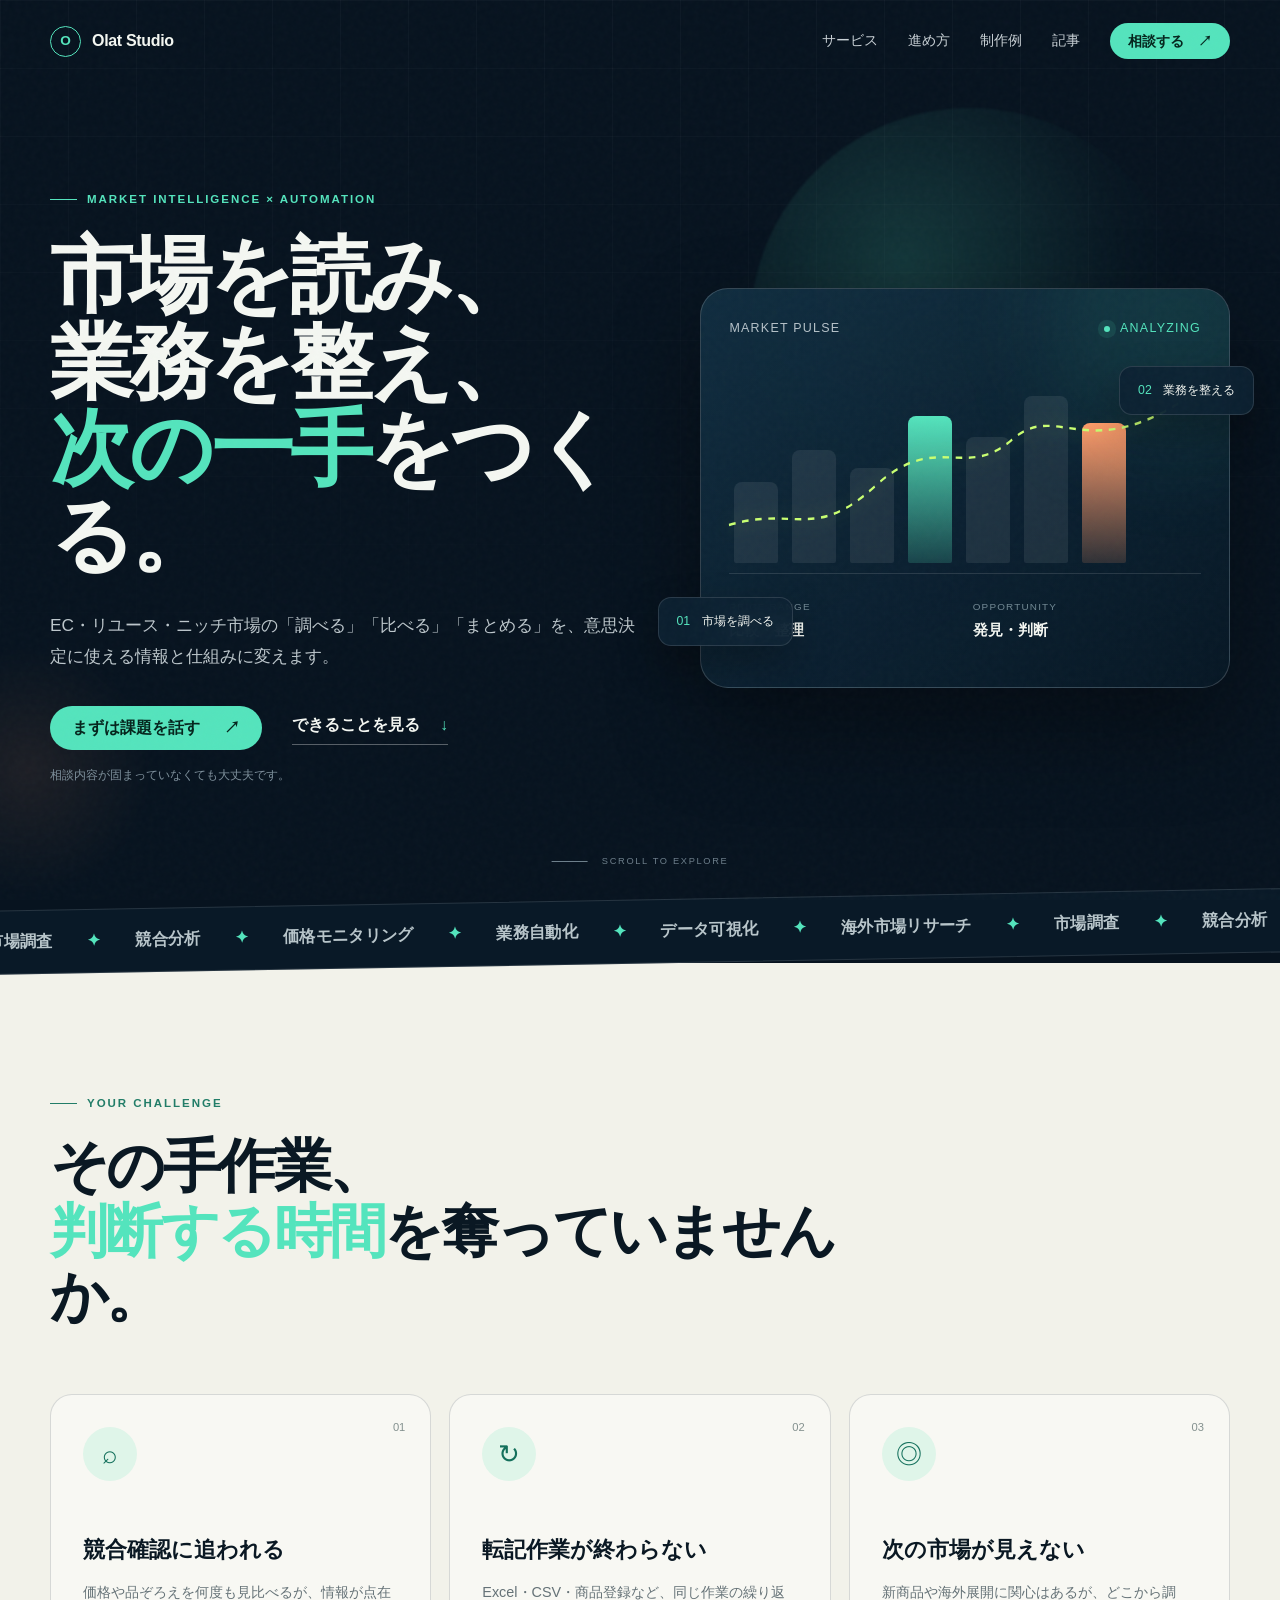
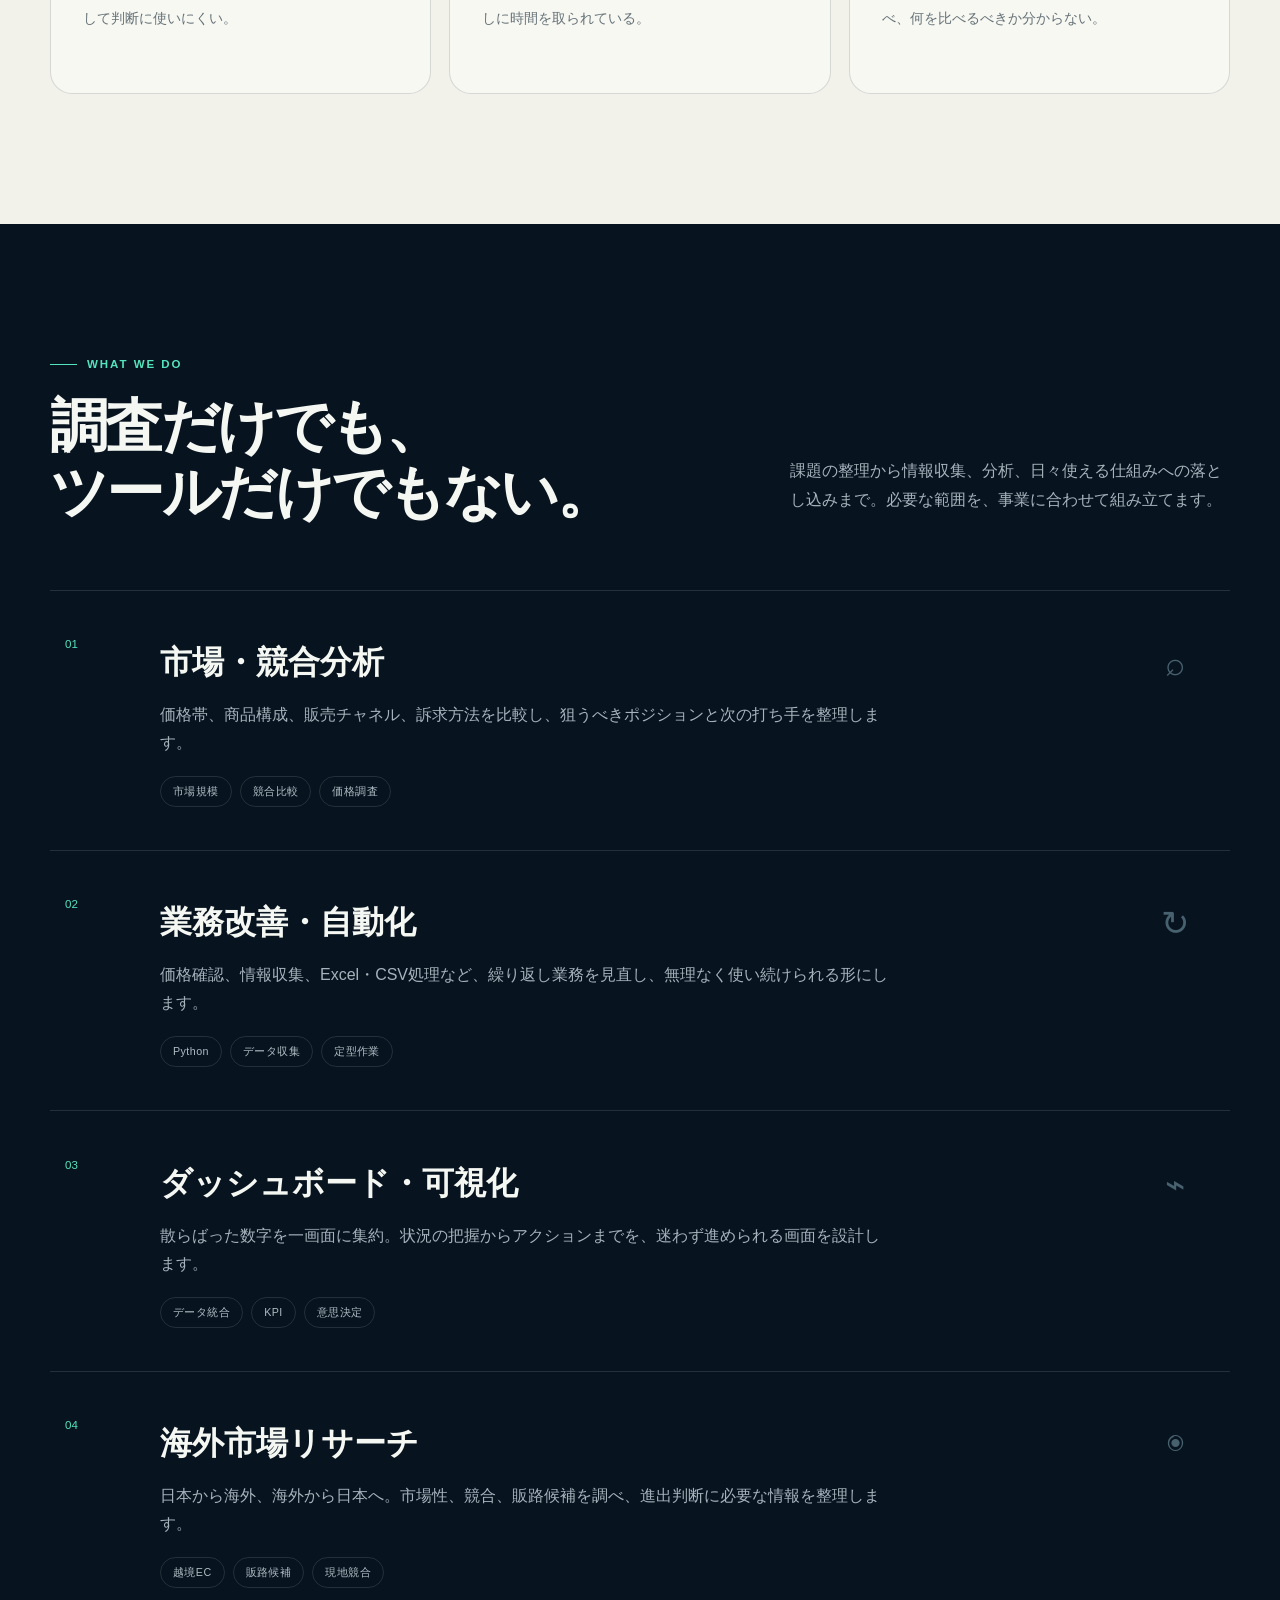
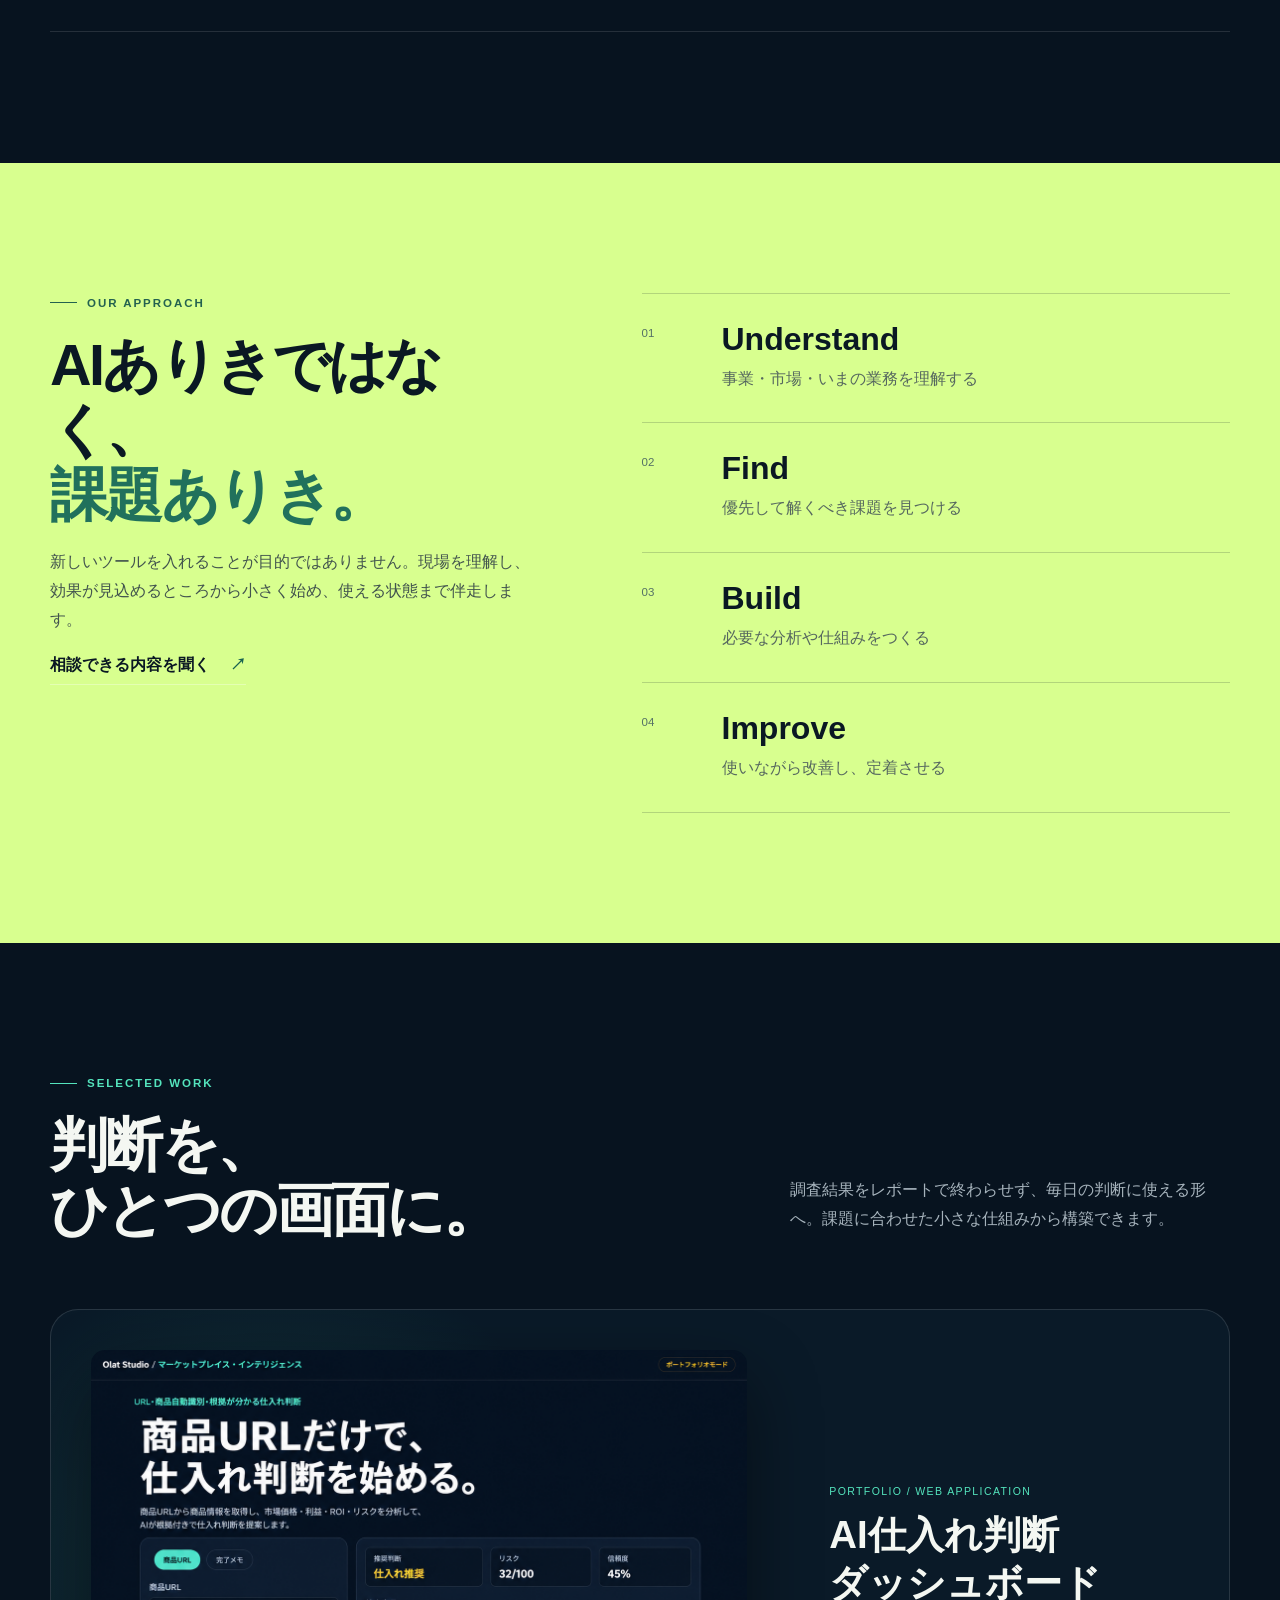
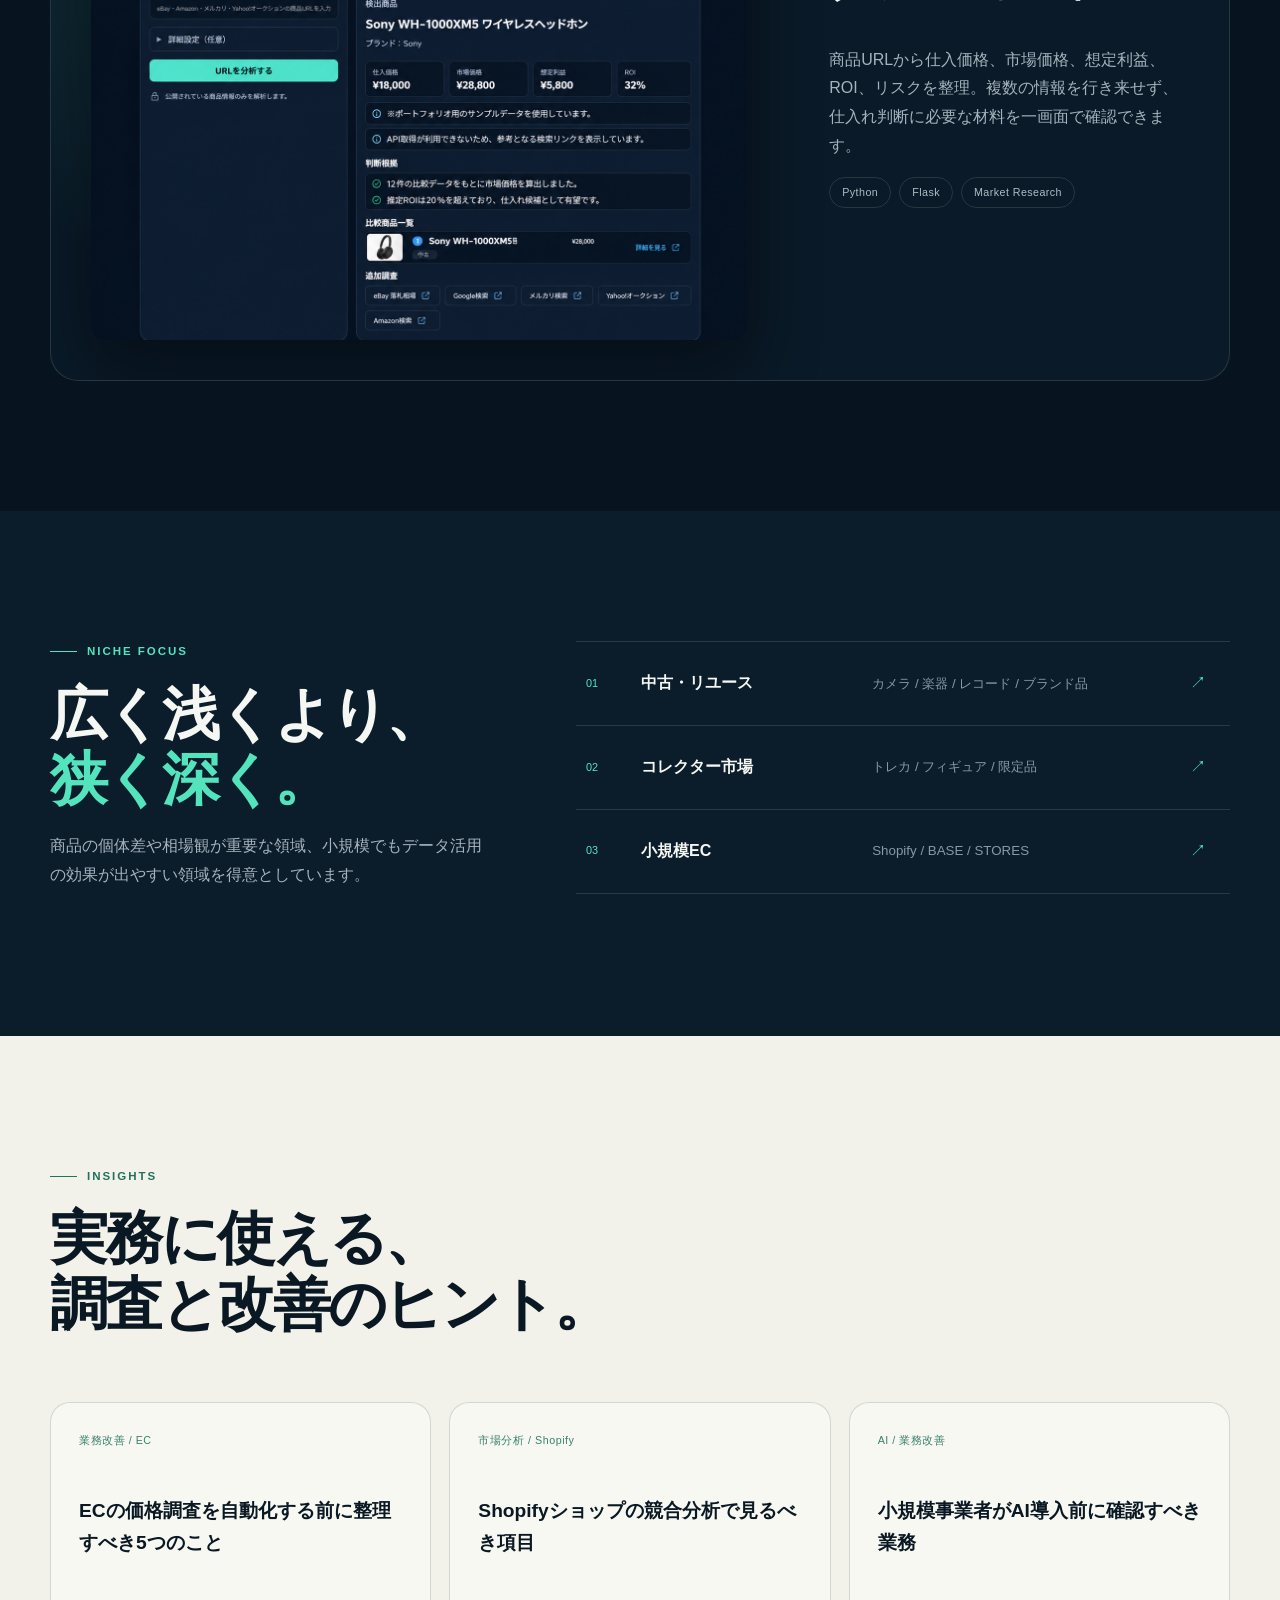
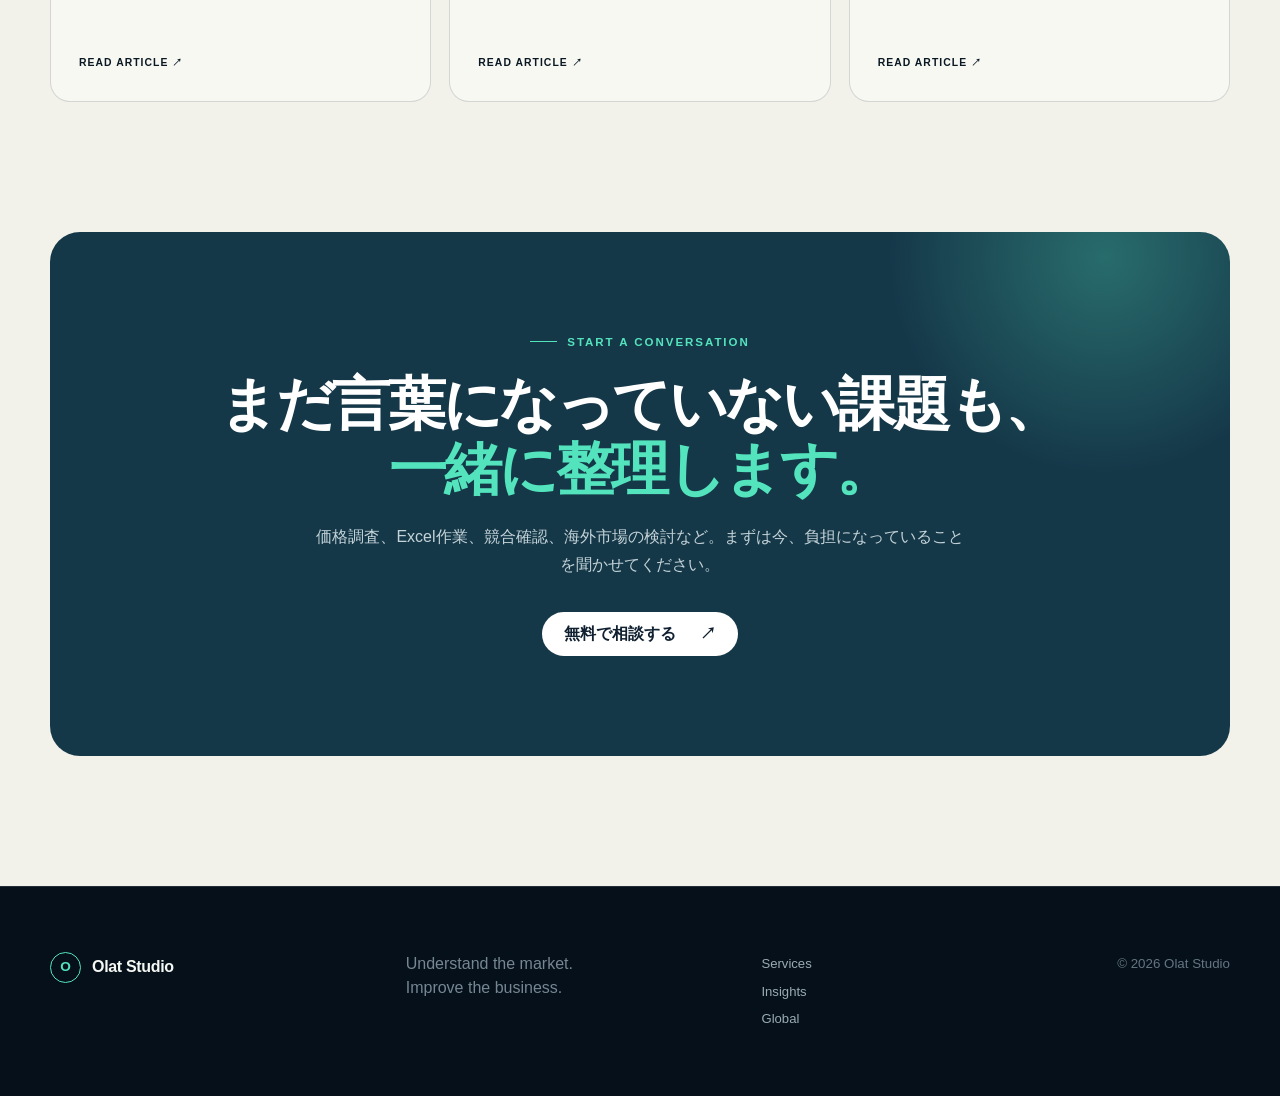
<file: index.html>
<!doctype html>
<html lang="ja">
<head>
  <meta charset="utf-8">
  <meta name="viewport" content="width=device-width,initial-scale=1">
  <meta name="theme-color" content="#07131f">
  <title>Olat Studio | 市場を読み、業務を整え、次の一手をつくる</title>
  <meta name="description" content="Olat StudioはEC・リユース・ニッチ市場に強い、市場調査・競合分析・業務改善のパートナーです。調査で終わらず、AI・Pythonを活用した仕組みづくりまで伴走します。">
  <link rel="stylesheet" href="style.css">
</head>
<body>
  <div class="noise" aria-hidden="true"></div>
  <header class="site-header" id="top">
    <div class="container nav">
      <a class="brand" href="#top" aria-label="Olat Studio トップへ"><span class="brand-mark">O</span><span>Olat Studio</span></a>
      <button class="menu-toggle" type="button" aria-label="メニューを開く" aria-expanded="false"><span></span><span></span></button>
      <nav class="nav-links" aria-label="メインナビゲーション">
        <a href="#services">サービス</a><a href="#approach">進め方</a><a href="#work">制作例</a><a href="insights/">記事</a>
        <a class="btn btn-small" href="mailto:contact.olatstudio@gmail.com?subject=Olat%20Studio%E3%81%B8%E3%81%AE%E7%9B%B8%E8%AB%87">相談する <span>↗</span></a>
      </nav>
    </div>
  </header>

  <main>
    <section class="hero">
      <div class="hero-orb orb-one" aria-hidden="true"></div><div class="hero-orb orb-two" aria-hidden="true"></div>
      <div class="container hero-grid">
        <div class="hero-copy reveal">
          <p class="eyebrow"><span></span> MARKET INTELLIGENCE × AUTOMATION</p>
          <h1>市場を読み、<br>業務を整え、<br><em>次の一手</em>をつくる。</h1>
          <p class="lead">EC・リユース・ニッチ市場の「調べる」「比べる」「まとめる」を、意思決定に使える情報と仕組みに変えます。</p>
          <div class="hero-actions">
            <a class="btn" href="mailto:contact.olatstudio@gmail.com?subject=Olat%20Studio%E3%81%B8%E3%81%AE%E7%9B%B8%E8%AB%87">まずは課題を話す <span>↗</span></a>
            <a class="text-link" href="#services">できることを見る <span>↓</span></a>
          </div>
          <p class="microcopy">相談内容が固まっていなくても大丈夫です。</p>
        </div>

        <div class="visual-wrap reveal delay-1" aria-label="市場データを分析するイメージ">
          <div class="visual-card" data-tilt>
            <div class="visual-top"><span>Market pulse</span><span class="live"><i></i> ANALYZING</span></div>
            <div class="chart">
              <span class="bar" style="--h:42%"></span><span class="bar" style="--h:58%"></span><span class="bar" style="--h:49%"></span><span class="bar accent" style="--h:76%"></span><span class="bar" style="--h:65%"></span><span class="bar" style="--h:86%"></span><span class="bar accent-2" style="--h:72%"></span>
              <svg viewBox="0 0 500 160" preserveAspectRatio="none" aria-hidden="true"><path d="M0 128 C70 112,90 142,155 96 S250 92,300 58 S380 84,500 16"/></svg>
            </div>
            <div class="visual-stats"><div><small>PRICE RANGE</small><strong>比較・整理</strong></div><div><small>OPPORTUNITY</small><strong>発見・判断</strong></div></div>
          </div>
          <div class="float-card float-a"><span>01</span> 市場を調べる</div>
          <div class="float-card float-b"><span>02</span> 業務を整える</div>
        </div>
      </div>
      <div class="scroll-cue"><span></span> SCROLL TO EXPLORE</div>
    </section>

    <div class="ticker" aria-label="対応領域">
      <div class="ticker-track"><span>市場調査</span><i>✦</i><span>競合分析</span><i>✦</i><span>価格モニタリング</span><i>✦</i><span>業務自動化</span><i>✦</i><span>データ可視化</span><i>✦</i><span>海外市場リサーチ</span><i>✦</i><span>市場調査</span><i>✦</i><span>競合分析</span><i>✦</i><span>価格モニタリング</span><i>✦</i><span>業務自動化</span><i>✦</i></div>
    </div>

    <section class="section problem-section">
      <div class="container">
        <div class="section-head reveal"><p class="eyebrow"><span></span> YOUR CHALLENGE</p><h2>その手作業、<br><em>判断する時間</em>を奪っていませんか。</h2></div>
        <div class="problem-grid">
          <article class="problem-card reveal"><span class="num">01</span><div class="icon">⌕</div><h3>競合確認に追われる</h3><p>価格や品ぞろえを何度も見比べるが、情報が点在して判断に使いにくい。</p></article>
          <article class="problem-card reveal delay-1"><span class="num">02</span><div class="icon">↻</div><h3>転記作業が終わらない</h3><p>Excel・CSV・商品登録など、同じ作業の繰り返しに時間を取られている。</p></article>
          <article class="problem-card reveal delay-2"><span class="num">03</span><div class="icon">◎</div><h3>次の市場が見えない</h3><p>新商品や海外展開に関心はあるが、どこから調べ、何を比べるべきか分からない。</p></article>
        </div>
      </div>
    </section>

    <section class="section services-section" id="services">
      <div class="container">
        <div class="section-head split-head reveal"><div><p class="eyebrow"><span></span> WHAT WE DO</p><h2>調査だけでも、<br>ツールだけでもない。</h2></div><p>課題の整理から情報収集、分析、日々使える仕組みへの落とし込みまで。必要な範囲を、事業に合わせて組み立てます。</p></div>
        <div class="service-list">
          <article class="service-row reveal"><span class="service-no">01</span><div><h3>市場・競合分析</h3><p>価格帯、商品構成、販売チャネル、訴求方法を比較し、狙うべきポジションと次の打ち手を整理します。</p><div class="tags"><span>市場規模</span><span>競合比較</span><span>価格調査</span></div></div><div class="service-symbol">⌕</div></article>
          <article class="service-row reveal"><span class="service-no">02</span><div><h3>業務改善・自動化</h3><p>価格確認、情報収集、Excel・CSV処理など、繰り返し業務を見直し、無理なく使い続けられる形にします。</p><div class="tags"><span>Python</span><span>データ収集</span><span>定型作業</span></div></div><div class="service-symbol">↻</div></article>
          <article class="service-row reveal"><span class="service-no">03</span><div><h3>ダッシュボード・可視化</h3><p>散らばった数字を一画面に集約。状況の把握からアクションまでを、迷わず進められる画面を設計します。</p><div class="tags"><span>データ統合</span><span>KPI</span><span>意思決定</span></div></div><div class="service-symbol">⌁</div></article>
          <article class="service-row reveal"><span class="service-no">04</span><div><h3>海外市場リサーチ</h3><p>日本から海外、海外から日本へ。市場性、競合、販路候補を調べ、進出判断に必要な情報を整理します。</p><div class="tags"><span>越境EC</span><span>販路候補</span><span>現地競合</span></div></div><div class="service-symbol">◉</div></article>
        </div>
      </div>
    </section>

    <section class="section approach-section" id="approach">
      <div class="container approach-grid">
        <div class="approach-copy reveal"><p class="eyebrow"><span></span> OUR APPROACH</p><h2>AIありきではなく、<br><em>課題ありき。</em></h2><p>新しいツールを入れることが目的ではありません。現場を理解し、効果が見込めるところから小さく始め、使える状態まで伴走します。</p><a class="text-link" href="mailto:contact.olatstudio@gmail.com?subject=Olat%20Studio%E3%81%B8%E3%81%AE%E7%9B%B8%E8%AB%87">相談できる内容を聞く <span>↗</span></a></div>
        <ol class="steps">
          <li class="reveal"><span>01</span><div><h3>Understand</h3><p>事業・市場・いまの業務を理解する</p></div></li>
          <li class="reveal delay-1"><span>02</span><div><h3>Find</h3><p>優先して解くべき課題を見つける</p></div></li>
          <li class="reveal delay-2"><span>03</span><div><h3>Build</h3><p>必要な分析や仕組みをつくる</p></div></li>
          <li class="reveal delay-3"><span>04</span><div><h3>Improve</h3><p>使いながら改善し、定着させる</p></div></li>
        </ol>
      </div>
    </section>

    <section class="section work-section" id="work">
      <div class="container">
        <div class="section-head split-head reveal"><div><p class="eyebrow"><span></span> SELECTED WORK</p><h2>判断を、<br>ひとつの画面に。</h2></div><p>調査結果をレポートで終わらせず、毎日の判断に使える形へ。課題に合わせた小さな仕組みから構築できます。</p></div>
        <div class="work-card reveal">
          <div class="work-image"><img src="assets/dashboard.png" alt="AI仕入れ判断ダッシュボードの画面" loading="lazy"><div class="image-glow"></div></div>
          <div class="work-copy"><p class="case-label">PORTFOLIO / WEB APPLICATION</p><h3>AI仕入れ判断<br>ダッシュボード</h3><p>商品URLから仕入価格、市場価格、想定利益、ROI、リスクを整理。複数の情報を行き来せず、仕入れ判断に必要な材料を一画面で確認できます。</p><div class="tags"><span>Python</span><span>Flask</span><span>Market Research</span></div></div>
        </div>
      </div>
    </section>

    <section class="section focus-section">
      <div class="container focus-wrap reveal"><div><p class="eyebrow"><span></span> NICHE FOCUS</p><h2>広く浅くより、<br><em>狭く深く。</em></h2><p>商品の個体差や相場観が重要な領域、小規模でもデータ活用の効果が出やすい領域を得意としています。</p></div><div class="focus-links"><a href="industries/resale.html"><span>01</span><strong>中古・リユース</strong><small>カメラ / 楽器 / レコード / ブランド品</small><i>↗</i></a><a href="industries/collectibles.html"><span>02</span><strong>コレクター市場</strong><small>トレカ / フィギュア / 限定品</small><i>↗</i></a><a href="industries/small-ec.html"><span>03</span><strong>小規模EC</strong><small>Shopify / BASE / STORES</small><i>↗</i></a></div></div>
    </section>

    <section class="section insights-section">
      <div class="container"><div class="section-head reveal"><p class="eyebrow"><span></span> INSIGHTS</p><h2>実務に使える、<br>調査と改善のヒント。</h2></div><div class="article-grid"><a class="article-card reveal" href="insights/ec-price-research-automation.html"><span class="meta">業務改善 / EC</span><h3>ECの価格調査を自動化する前に整理すべき5つのこと</h3><span class="read-more">READ ARTICLE ↗</span></a><a class="article-card reveal delay-1" href="insights/shopify-competitor-analysis.html"><span class="meta">市場分析 / Shopify</span><h3>Shopifyショップの競合分析で見るべき項目</h3><span class="read-more">READ ARTICLE ↗</span></a><a class="article-card reveal delay-2" href="insights/ai-business-improvement.html"><span class="meta">AI / 業務改善</span><h3>小規模事業者がAI導入前に確認すべき業務</h3><span class="read-more">READ ARTICLE ↗</span></a></div></div>
    </section>

    <section class="section contact-section" id="contact">
      <div class="container contact-card reveal"><div class="contact-orb" aria-hidden="true"></div><p class="eyebrow"><span></span> START A CONVERSATION</p><h2>まだ言葉になっていない課題も、<br><em>一緒に整理します。</em></h2><p>価格調査、Excel作業、競合確認、海外市場の検討など。まずは今、負担になっていることを聞かせてください。</p><a class="btn btn-light" href="mailto:contact.olatstudio@gmail.com?subject=Olat%20Studio%E3%81%B8%E3%81%AE%E7%9B%B8%E8%AB%87">無料で相談する <span>↗</span></a></div>
    </section>
  </main>

  <footer><div class="container footer"><a class="brand" href="#top"><span class="brand-mark">O</span><span>Olat Studio</span></a><p>Understand the market.<br>Improve the business.</p><div><a href="#services">Services</a><a href="insights/">Insights</a><a href="global/">Global</a></div><small>© <span id="year"></span> Olat Studio</small></div></footer>
  <script src="script.js"></script>
</body>
</html>
</file>
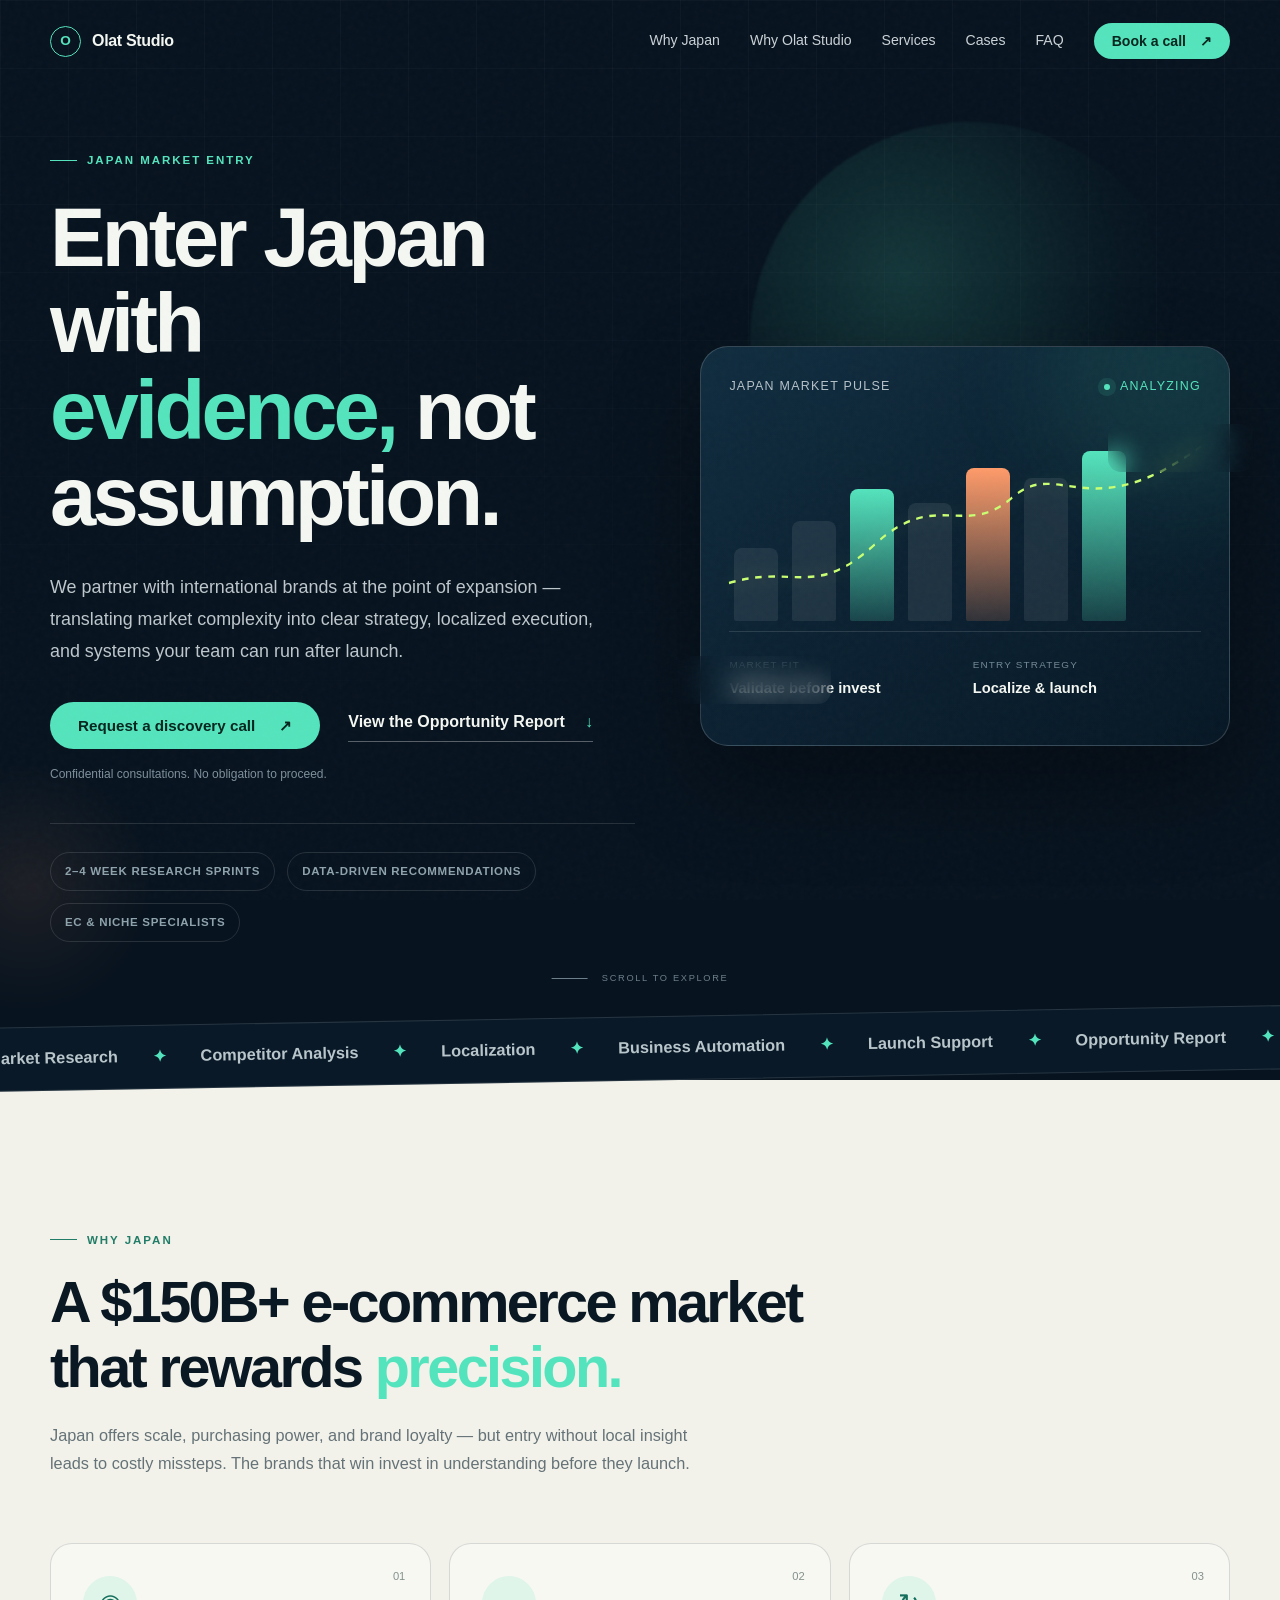
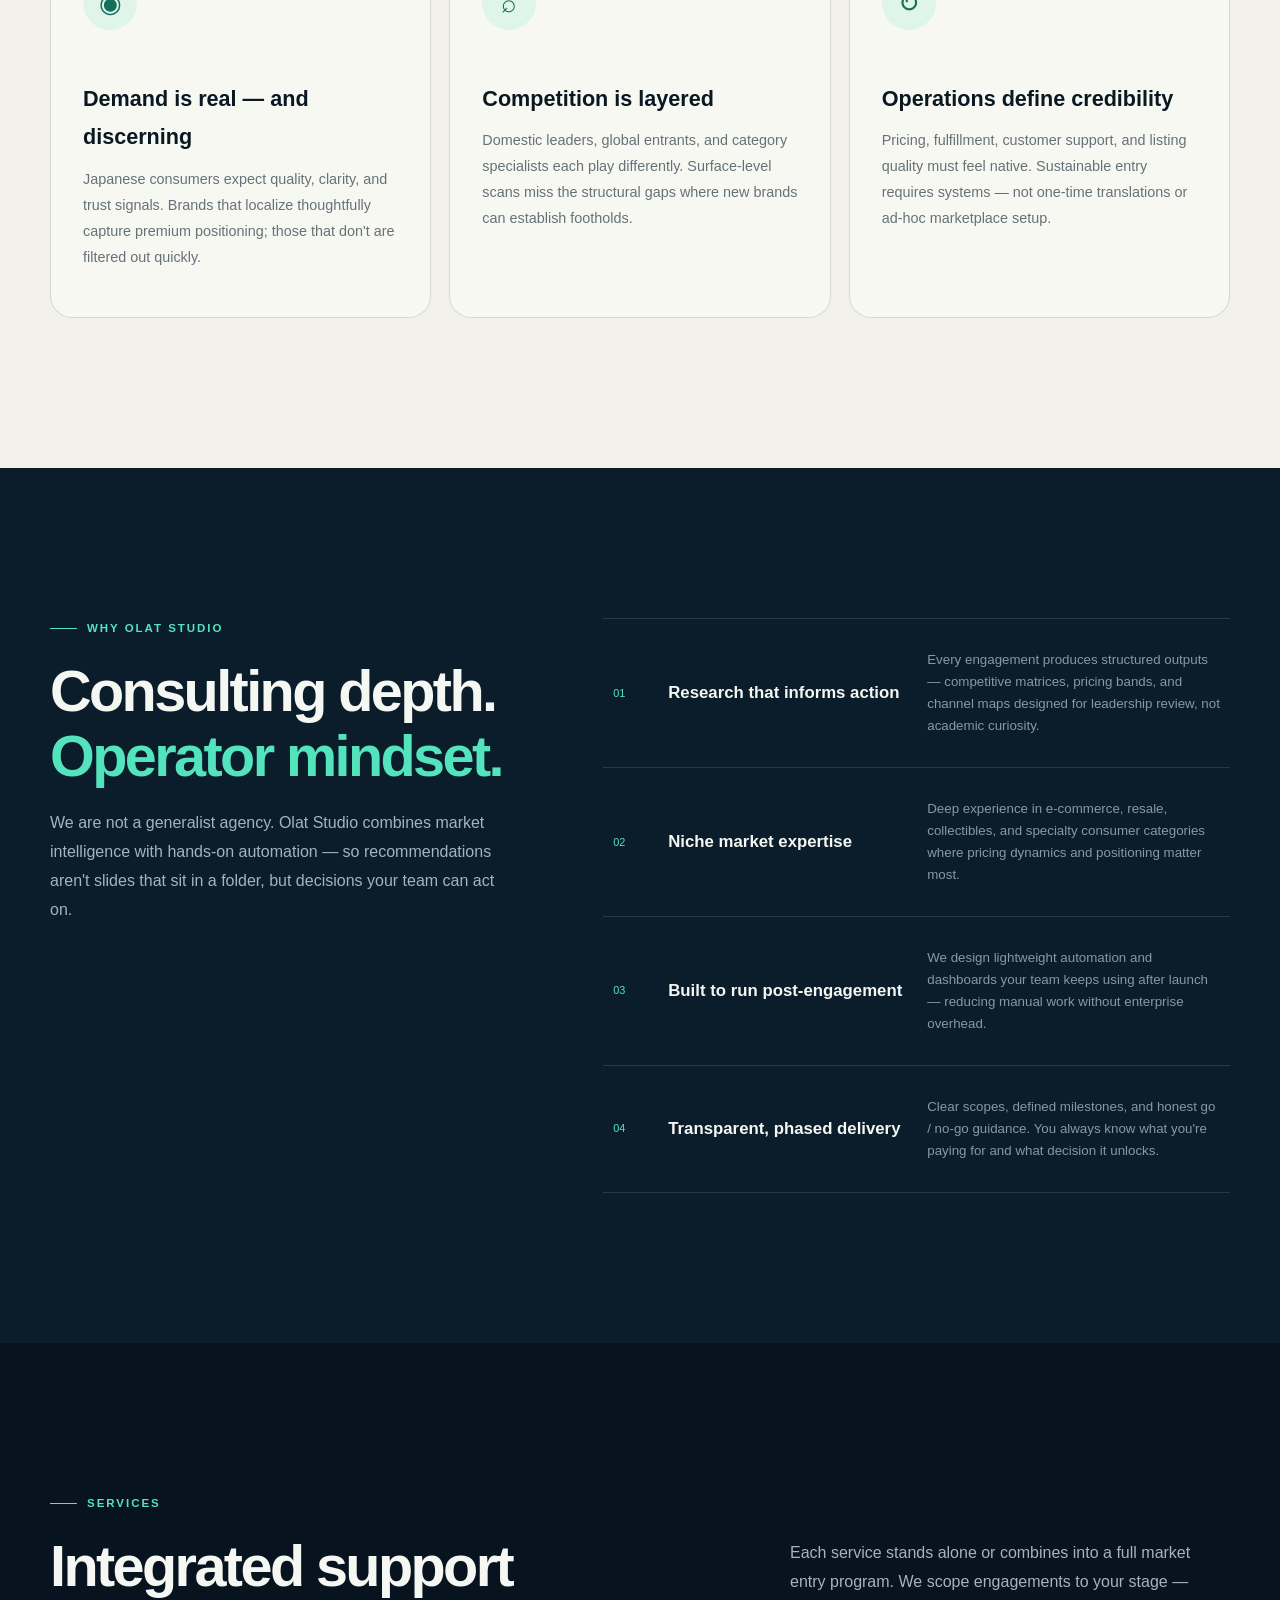
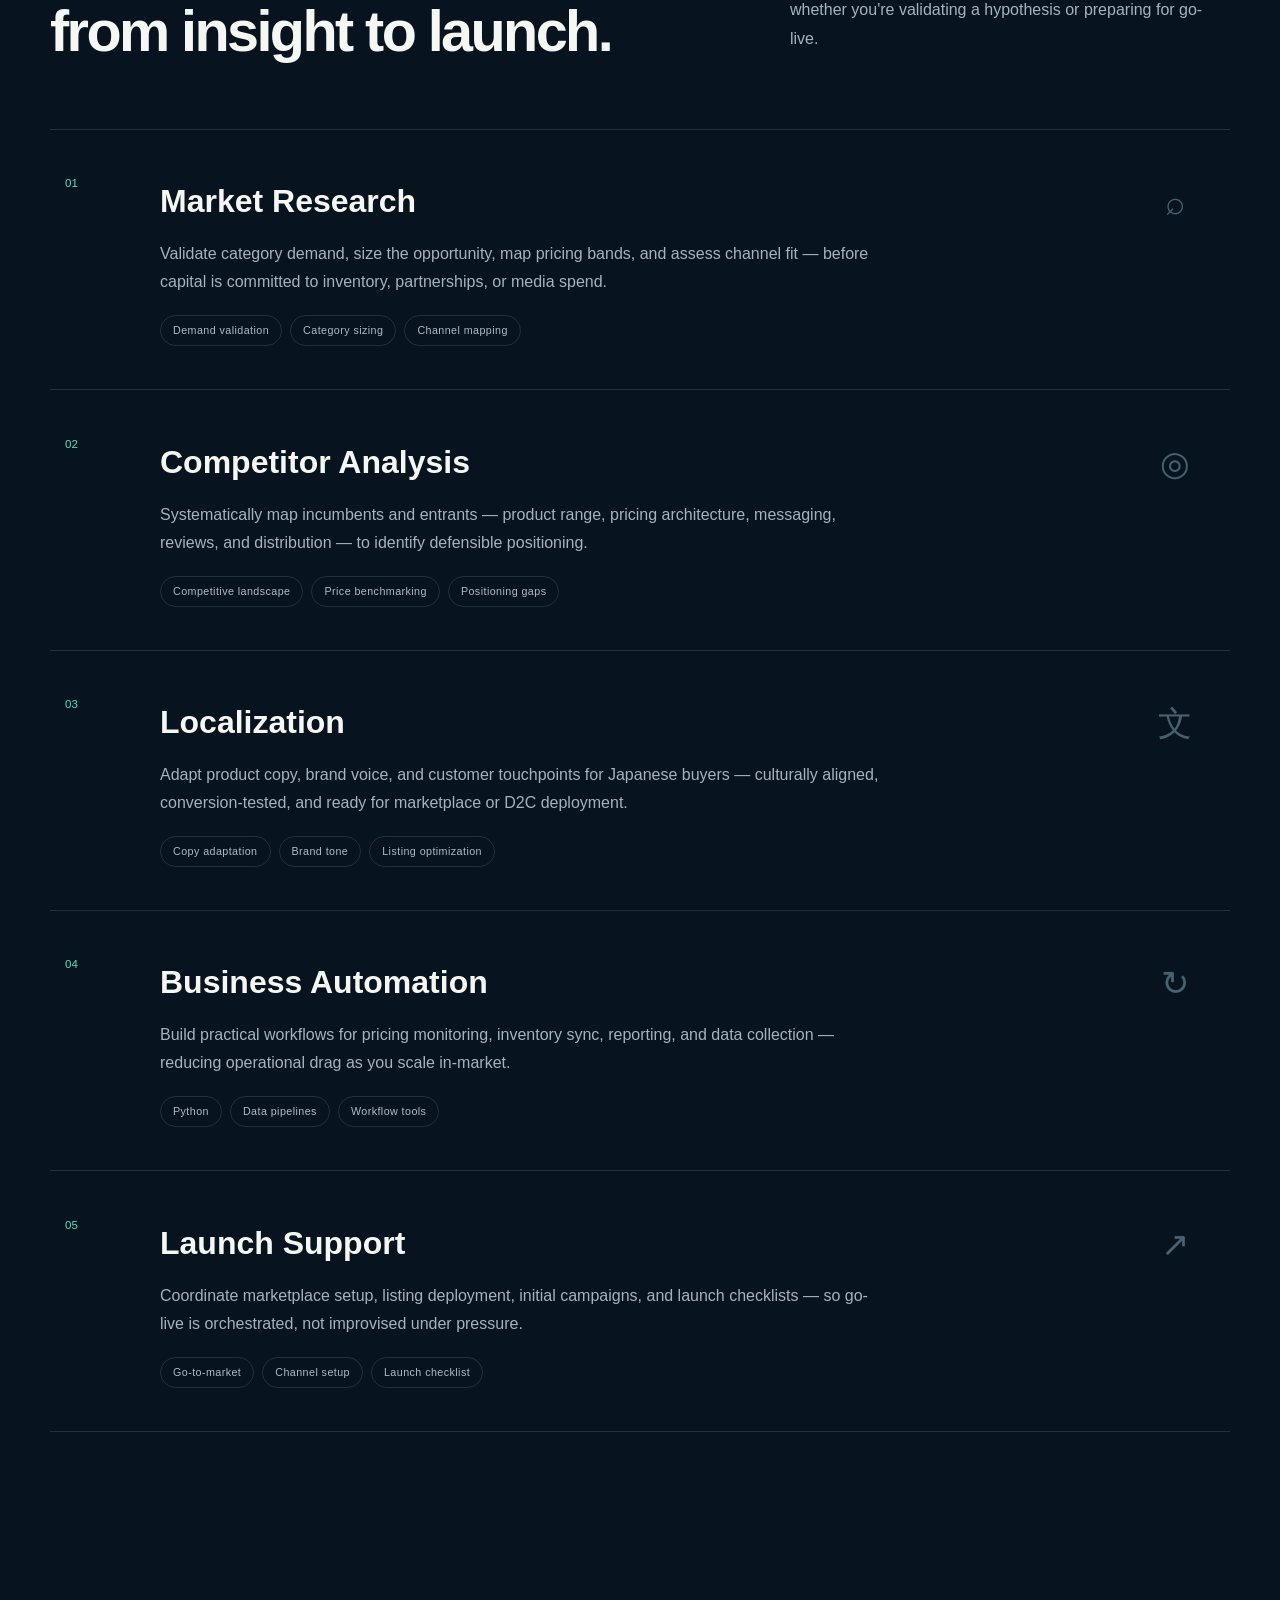
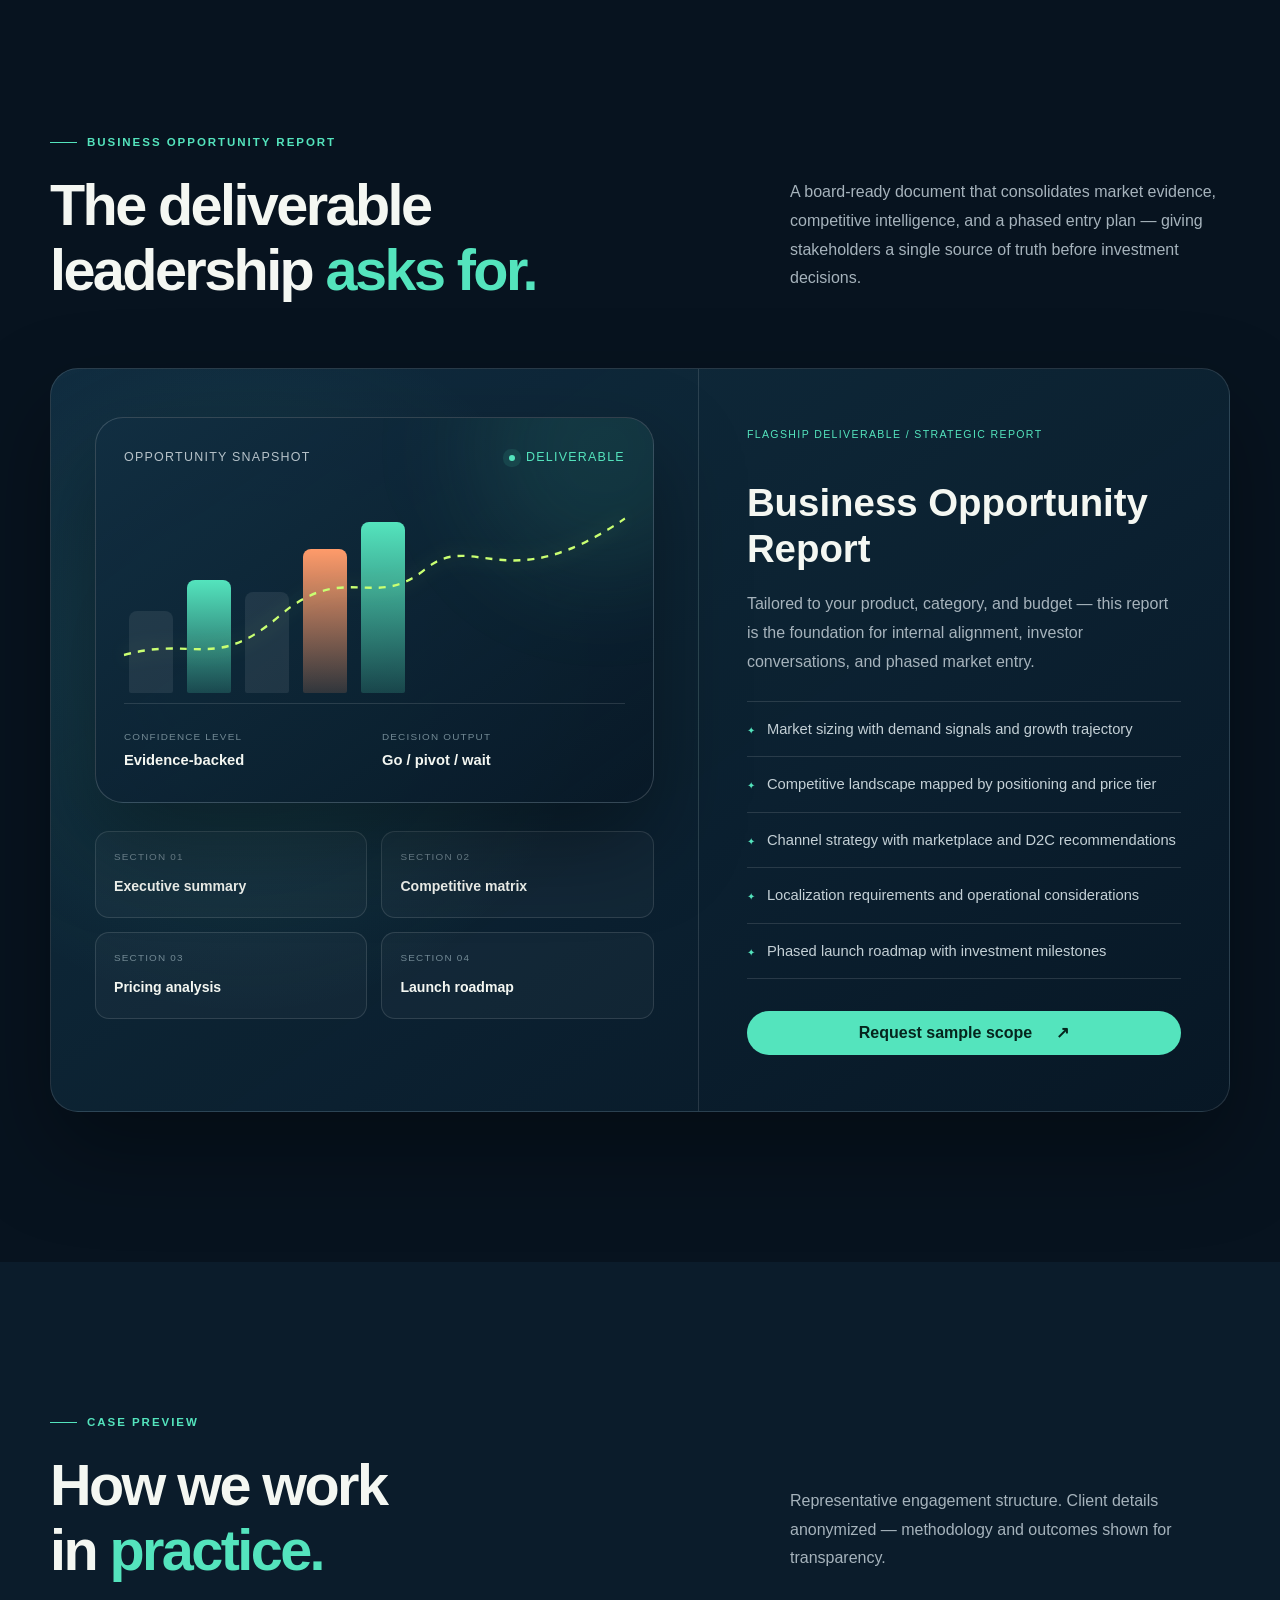
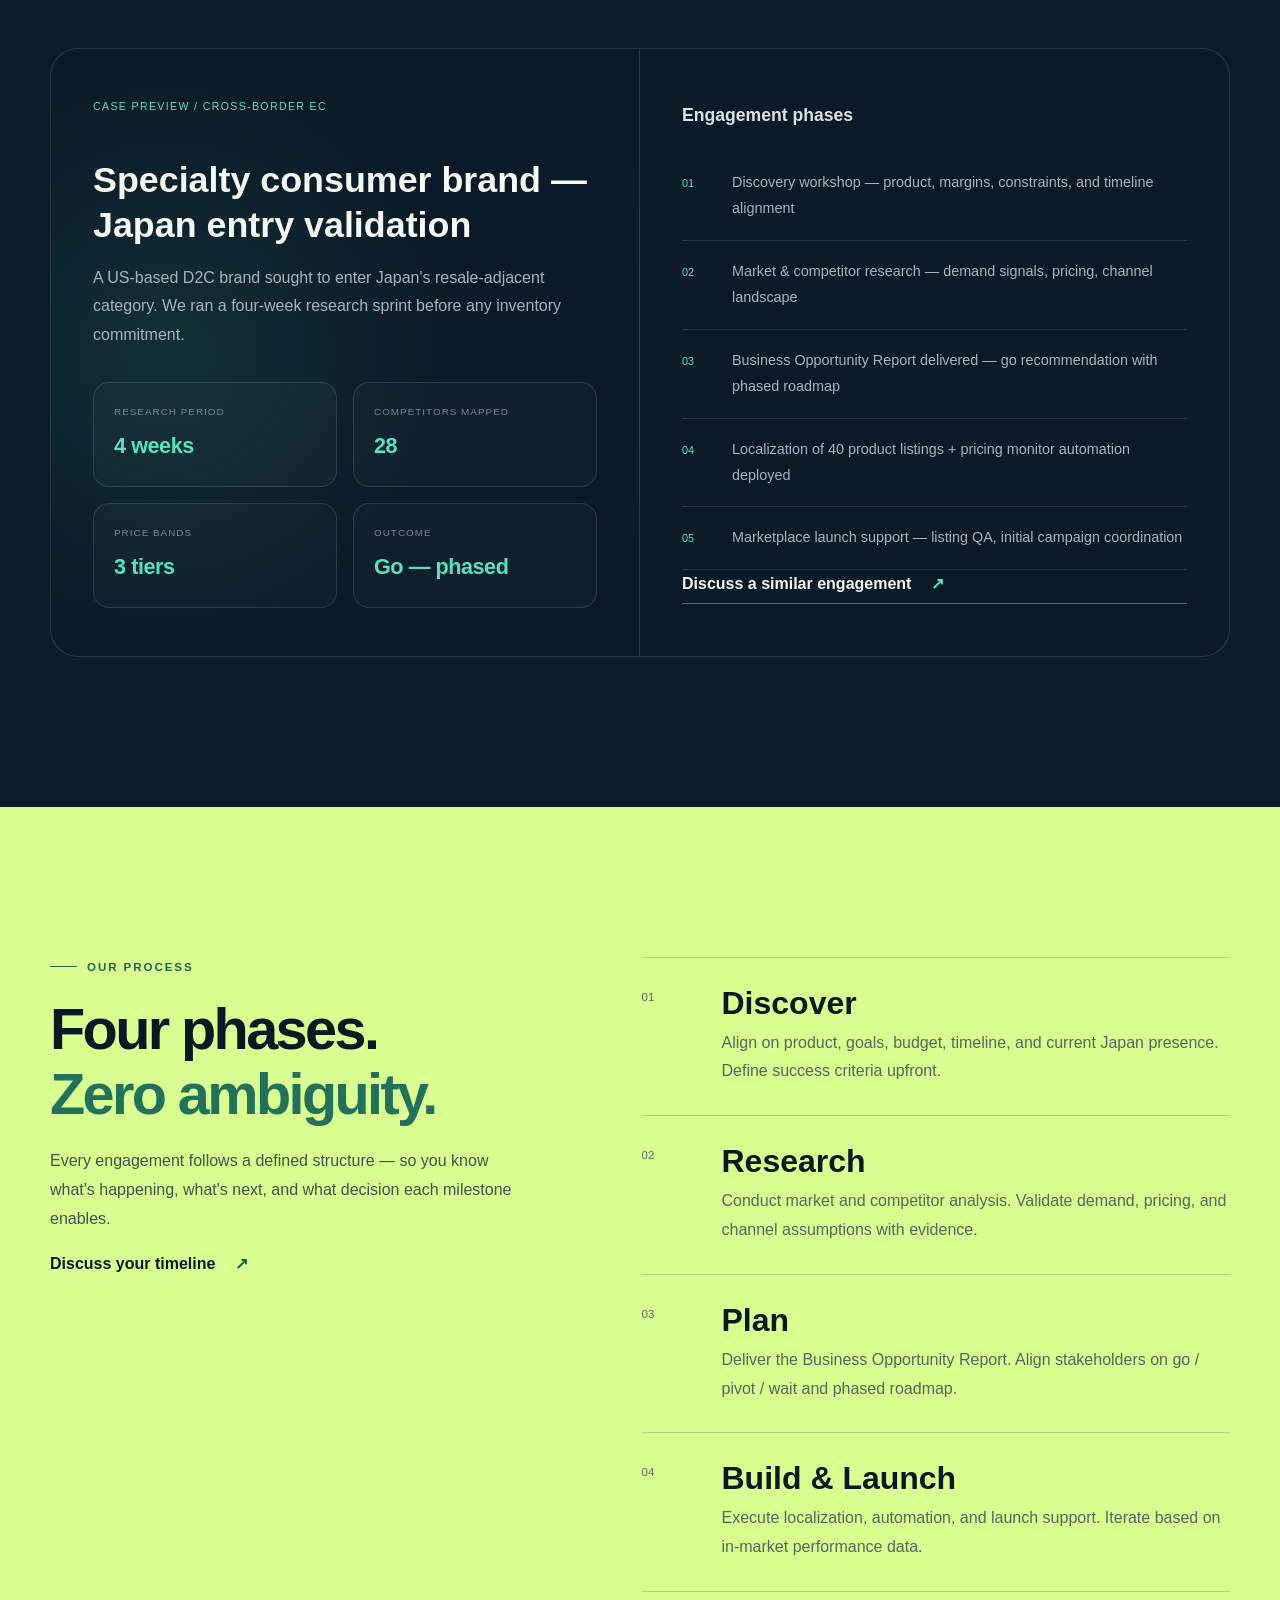
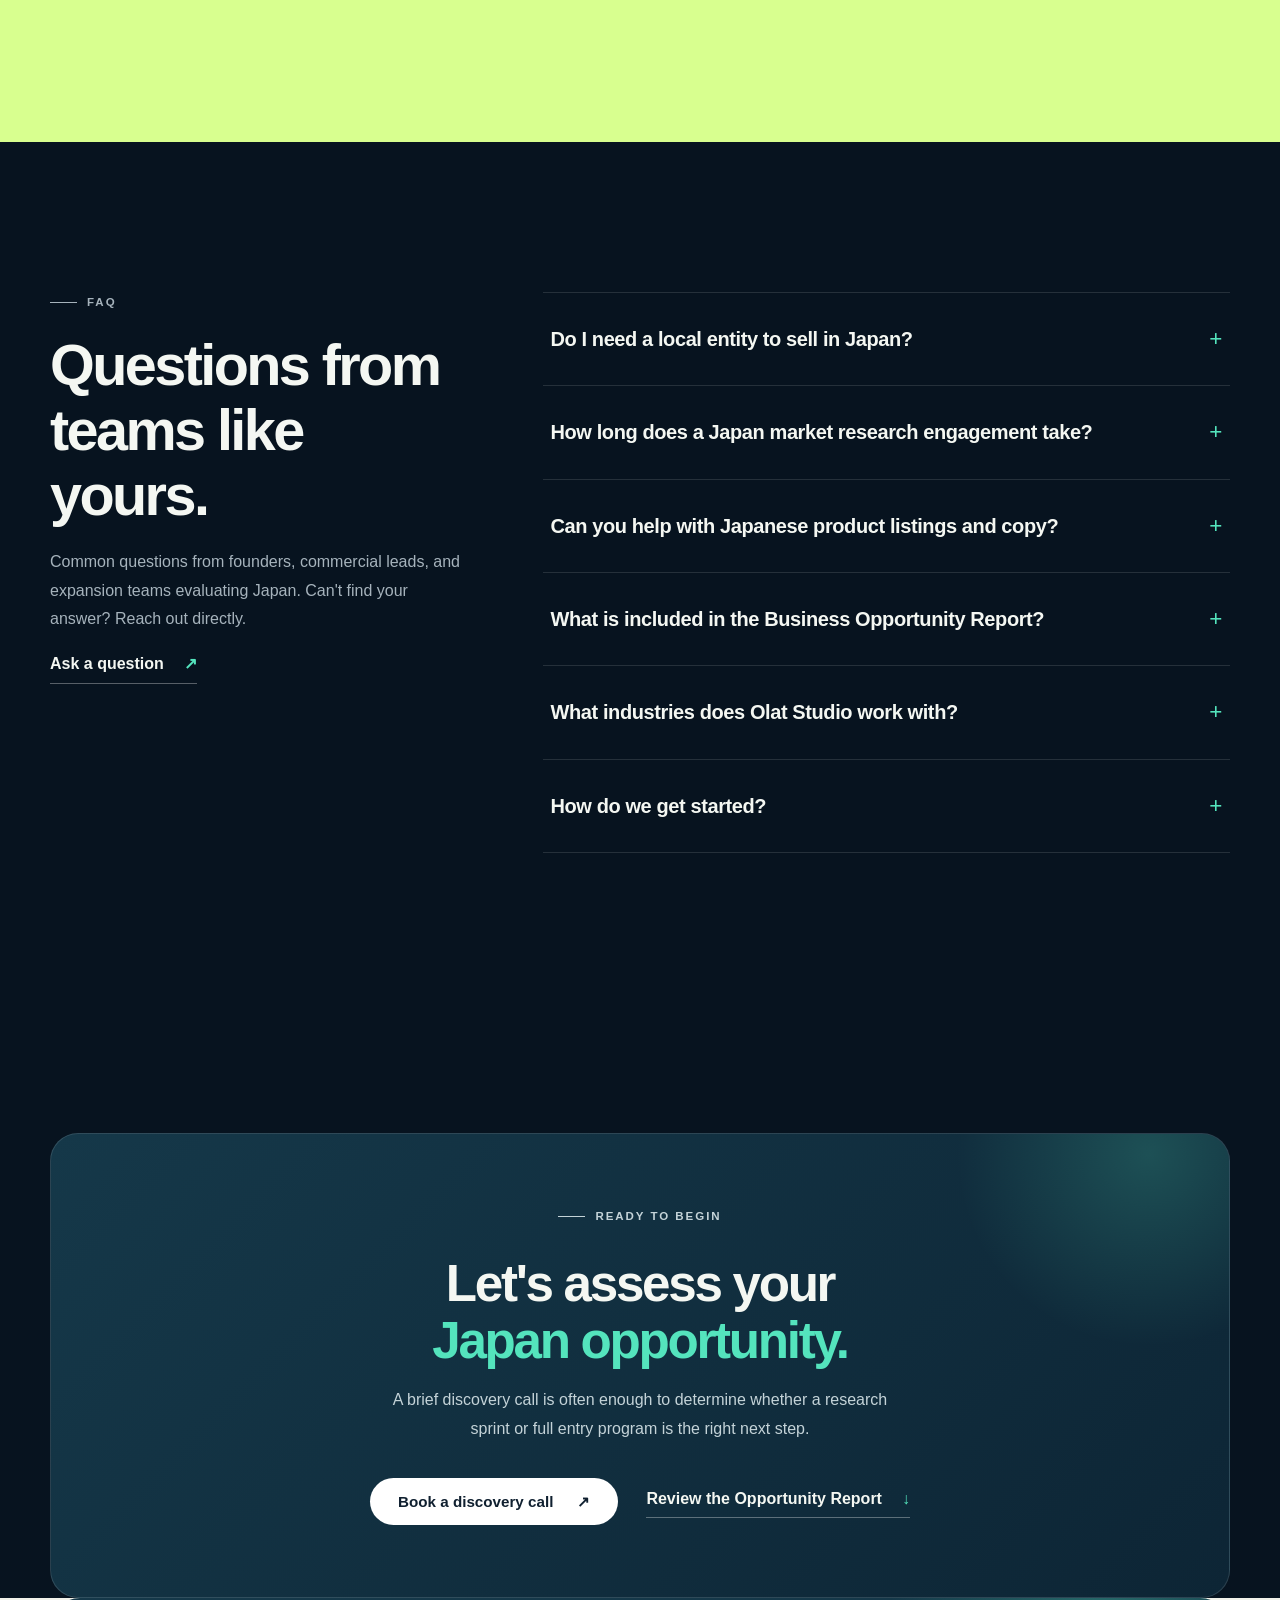
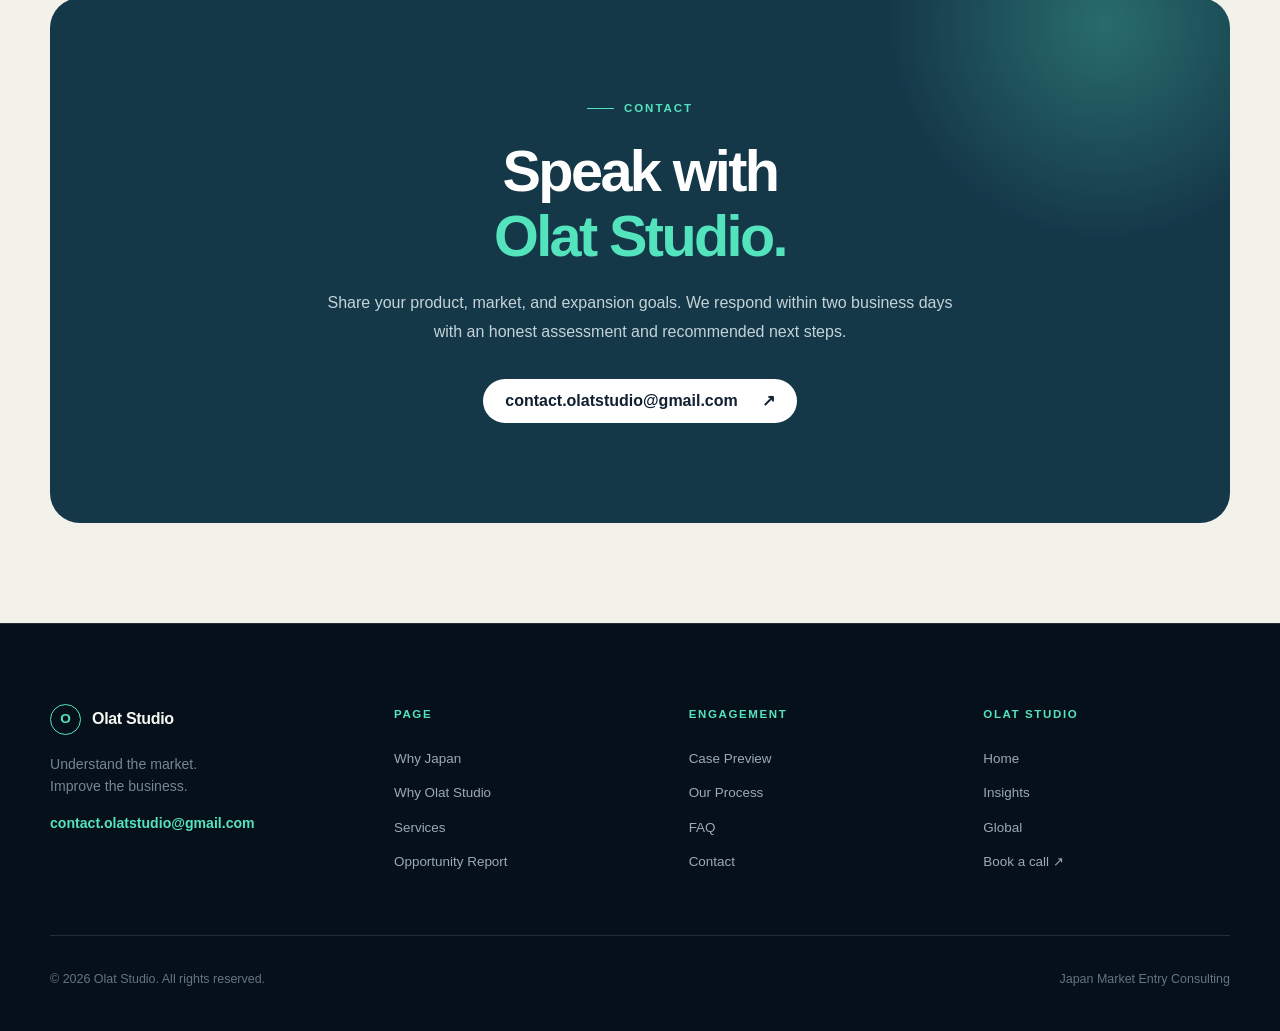
<file: japan-market-entry/index.html>
<!doctype html>
<html lang="en">
<head>
  <meta charset="utf-8">
  <meta name="viewport" content="width=device-width,initial-scale=1">
  <meta name="theme-color" content="#07131f">
  <title>Japan Market Entry Consulting | Olat Studio</title>
  <meta name="description" content="Premium Japan market entry consulting for international brands. Market research, competitor analysis, localization, automation, and launch support — backed by data and built for decision-makers.">
  <meta name="keywords" content="Japan market entry, Japan market research, cross-border e-commerce Japan, Japan localization, competitor analysis Japan, Olat Studio">
  <meta name="author" content="Olat Studio">
  <meta name="robots" content="index, follow">
  <link rel="canonical" href="https://olatstudio.github.io/olat-studio/japan-market-entry/">

  <!-- Open Graph -->
  <meta property="og:type" content="website">
  <meta property="og:locale" content="en_US">
  <meta property="og:site_name" content="Olat Studio">
  <meta property="og:title" content="Japan Market Entry Consulting | Olat Studio">
  <meta property="og:description" content="Enter Japan with clarity. Strategic market research, competitor analysis, localization, and launch support for international brands.">
  <meta property="og:url" content="https://olatstudio.github.io/olat-studio/japan-market-entry/">

  <!-- Twitter Card -->
  <meta name="twitter:card" content="summary">
  <meta name="twitter:title" content="Japan Market Entry Consulting | Olat Studio">
  <meta name="twitter:description" content="Enter Japan with clarity. Strategic market research, competitor analysis, localization, and launch support for international brands.">

  <link rel="stylesheet" href="../style.css">
  <link rel="stylesheet" href="page.css">

  <script type="application/ld+json">
  {
    "@context": "https://schema.org",
    "@graph": [
      {
        "@type": "WebPage",
        "@id": "https://olatstudio.com/japan-market-entry/#webpage",
        "url": "https://olatstudio.com/japan-market-entry/",
        "name": "Japan Market Entry Consulting | Olat Studio",
        "description": "Premium Japan market entry consulting for international brands. Market research, competitor analysis, localization, automation, and launch support.",
        "isPartOf": { "@id": "https://olatstudio.com/#website" },
        "about": { "@id": "https://olatstudio.com/japan-market-entry/#service" },
        "inLanguage": "en"
      },
      {
        "@type": "WebSite",
        "@id": "https://olatstudio.com/#website",
        "url": "https://olatstudio.com/",
        "name": "Olat Studio",
        "publisher": { "@id": "https://olatstudio.com/#organization" }
      },
      {
        "@type": "Organization",
        "@id": "https://olatstudio.com/#organization",
        "name": "Olat Studio",
        "url": "https://olatstudio.com/",
        "email": "contact.olatstudio@gmail.com",
        "description": "Market intelligence and business automation partner specializing in e-commerce, resale, and niche consumer markets.",
        "areaServed": ["JP", "US", "GB", "EU"],
        "knowsAbout": ["Market Research", "Competitor Analysis", "Japan Market Entry", "Business Automation", "Localization"]
      },
      {
        "@type": "Service",
        "@id": "https://olatstudio.com/japan-market-entry/#service",
        "name": "Japan Market Entry Consulting",
        "provider": { "@id": "https://olatstudio.com/#organization" },
        "serviceType": "Market Entry Consulting",
        "areaServed": { "@type": "Country", "name": "Japan" },
        "audience": { "@type": "BusinessAudience", "audienceType": "International brands entering Japan" },
        "description": "End-to-end Japan market entry support including market research, competitor analysis, localization, business automation, and launch support.",
        "hasOfferCatalog": {
          "@type": "OfferCatalog",
          "name": "Japan Market Entry Services",
          "itemListElement": [
            { "@type": "Offer", "itemOffered": { "@type": "Service", "name": "Market Research" } },
            { "@type": "Offer", "itemOffered": { "@type": "Service", "name": "Competitor Analysis" } },
            { "@type": "Offer", "itemOffered": { "@type": "Service", "name": "Localization" } },
            { "@type": "Offer", "itemOffered": { "@type": "Service", "name": "Business Automation" } },
            { "@type": "Offer", "itemOffered": { "@type": "Service", "name": "Launch Support" } },
            { "@type": "Offer", "itemOffered": { "@type": "Service", "name": "Business Opportunity Report" } }
          ]
        }
      },
      {
        "@type": "FAQPage",
        "@id": "https://olatstudio.com/japan-market-entry/#faq",
        "mainEntity": [
          {
            "@type": "Question",
            "name": "Do I need a local entity to sell in Japan?",
            "acceptedAnswer": {
              "@type": "Answer",
              "text": "Not always. Many brands start through cross-border e-commerce or marketplace channels. We help you evaluate the right entry model for your category, scale, and compliance requirements."
            }
          },
          {
            "@type": "Question",
            "name": "How long does a Japan market research engagement take?",
            "acceptedAnswer": {
              "@type": "Answer",
              "text": "Initial research engagements typically run 2–4 weeks depending on category complexity and data availability. We provide a scoped timeline before work begins."
            }
          },
          {
            "@type": "Question",
            "name": "Can you help with Japanese product listings and copy?",
            "acceptedAnswer": {
              "@type": "Answer",
              "text": "Yes. Localization is a core service. We adapt messaging for Japanese buyers — culturally aligned and conversion-ready, not literal translation."
            }
          },
          {
            "@type": "Question",
            "name": "What is included in the Business Opportunity Report?",
            "acceptedAnswer": {
              "@type": "Answer",
              "text": "The report includes an executive summary, market sizing, competitive matrix, pricing analysis, channel recommendations, localization requirements, and a phased launch roadmap with a clear go / pivot / wait recommendation."
            }
          },
          {
            "@type": "Question",
            "name": "What industries does Olat Studio work with?",
            "acceptedAnswer": {
              "@type": "Answer",
              "text": "We specialize in e-commerce, resale, collectibles, and niche consumer categories — areas where pricing intelligence, positioning, and operational data drive outcomes."
            }
          },
          {
            "@type": "Question",
            "name": "How do we get started?",
            "acceptedAnswer": {
              "@type": "Answer",
              "text": "Email us at contact.olatstudio@gmail.com with your product, target audience, and timeline. We respond within two business days with suggested next steps, usually a brief discovery call."
            }
          }
        ]
      }
    ]
  }
  </script>
</head>
<body class="jme-page">
  <div class="noise" aria-hidden="true"></div>
  <header class="site-header" id="top">
    <div class="container nav">
      <a class="brand" href="../index.html" aria-label="Olat Studio home"><span class="brand-mark">O</span><span>Olat Studio</span></a>
      <button class="menu-toggle" type="button" aria-label="Open menu" aria-expanded="false"><span></span><span></span></button>
      <nav class="nav-links" aria-label="Main navigation">
        <a href="#why-japan">Why Japan</a>
        <a href="#why-olat">Why Olat Studio</a>
        <a href="#services">Services</a>
        <a href="#cases">Cases</a>
        <a href="#faq">FAQ</a>
        <a class="btn btn-small" href="mailto:contact.olatstudio@gmail.com?subject=Japan%20Market%20Entry%20Inquiry">Book a call <span>↗</span></a>
      </nav>
    </div>
  </header>

  <main>
    <section class="hero">
      <div class="hero-orb orb-one" aria-hidden="true"></div>
      <div class="hero-orb orb-two" aria-hidden="true"></div>
      <div class="container hero-grid">
        <div class="hero-copy reveal">
          <p class="eyebrow"><span></span> JAPAN MARKET ENTRY</p>
          <h1>Enter Japan with<br><em>evidence,</em> not assumption.</h1>
          <p class="lead">We partner with international brands at the point of expansion — translating market complexity into clear strategy, localized execution, and systems your team can run after launch.</p>
          <div class="hero-actions">
            <a class="btn" href="mailto:contact.olatstudio@gmail.com?subject=Japan%20Market%20Entry%20Inquiry">Request a discovery call <span>↗</span></a>
            <a class="text-link" href="#report">View the Opportunity Report <span>↓</span></a>
          </div>
          <p class="microcopy">Confidential consultations. No obligation to proceed.</p>
          <div class="hero-trust" aria-label="Engagement highlights">
            <span>2–4 WEEK RESEARCH SPRINTS</span>
            <span>DATA-DRIVEN RECOMMENDATIONS</span>
            <span>EC &amp; NICHE SPECIALISTS</span>
          </div>
        </div>

        <div class="visual-wrap reveal delay-1" aria-label="Japan market analysis visualization">
          <div class="visual-card" data-tilt>
            <div class="visual-top"><span>Japan market pulse</span><span class="live"><i></i> ANALYZING</span></div>
            <div class="chart">
              <span class="bar" style="--h:38%"></span><span class="bar" style="--h:52%"></span><span class="bar accent" style="--h:68%"></span><span class="bar" style="--h:61%"></span><span class="bar accent-2" style="--h:79%"></span><span class="bar" style="--h:74%"></span><span class="bar accent" style="--h:88%"></span>
              <svg viewBox="0 0 500 160" preserveAspectRatio="none" aria-hidden="true"><path d="M0 128 C70 112,90 142,155 96 S250 92,300 58 S380 84,500 16"/></svg>
            </div>
            <div class="visual-stats">
              <div><small>MARKET FIT</small><strong>Validate before invest</strong></div>
              <div><small>ENTRY STRATEGY</small><strong>Localize &amp; launch</strong></div>
            </div>
          </div>
          <div class="float-card float-a"><span>01</span> Research &amp; validate</div>
          <div class="float-card float-b"><span>02</span> Plan &amp; execute</div>
        </div>
      </div>
      <div class="scroll-cue"><span></span> SCROLL TO EXPLORE</div>
    </section>

    <div class="ticker" aria-label="Japan market entry focus areas">
      <div class="ticker-track">
        <span>Market Research</span><i>✦</i><span>Competitor Analysis</span><i>✦</i><span>Localization</span><i>✦</i><span>Business Automation</span><i>✦</i><span>Launch Support</span><i>✦</i><span>Opportunity Report</span><i>✦</i><span>Market Research</span><i>✦</i><span>Competitor Analysis</span><i>✦</i><span>Localization</span><i>✦</i><span>Business Automation</span><i>✦</i>
      </div>
    </div>

    <section class="section section-spacious problem-section" id="why-japan">
      <div class="container">
        <div class="section-head reveal">
          <p class="eyebrow"><span></span> WHY JAPAN</p>
          <h2>A $150B+ e-commerce market<br>that rewards <em>precision.</em></h2>
          <p class="section-lead">Japan offers scale, purchasing power, and brand loyalty — but entry without local insight leads to costly missteps. The brands that win invest in understanding before they launch.</p>
        </div>
        <div class="problem-grid">
          <article class="problem-card reveal">
            <span class="num">01</span>
            <div class="icon">◉</div>
            <h3>Demand is real — and discerning</h3>
            <p>Japanese consumers expect quality, clarity, and trust signals. Brands that localize thoughtfully capture premium positioning; those that don't are filtered out quickly.</p>
          </article>
          <article class="problem-card reveal delay-1">
            <span class="num">02</span>
            <div class="icon">⌕</div>
            <h3>Competition is layered</h3>
            <p>Domestic leaders, global entrants, and category specialists each play differently. Surface-level scans miss the structural gaps where new brands can establish footholds.</p>
          </article>
          <article class="problem-card reveal delay-2">
            <span class="num">03</span>
            <div class="icon">↻</div>
            <h3>Operations define credibility</h3>
            <p>Pricing, fulfillment, customer support, and listing quality must feel native. Sustainable entry requires systems — not one-time translations or ad-hoc marketplace setup.</p>
          </article>
        </div>
      </div>
    </section>

    <section class="section section-spacious focus-section" id="why-olat">
      <div class="container why-olat-wrap reveal">
        <div>
          <p class="eyebrow"><span></span> WHY OLAT STUDIO</p>
          <h2>Consulting depth.<br><em>Operator mindset.</em></h2>
          <p>We are not a generalist agency. Olat Studio combines market intelligence with hands-on automation — so recommendations aren't slides that sit in a folder, but decisions your team can act on.</p>
        </div>
        <div class="why-olat-links">
          <div class="why-olat-item">
            <span>01</span>
            <strong>Research that informs action</strong>
            <small>Every engagement produces structured outputs — competitive matrices, pricing bands, and channel maps designed for leadership review, not academic curiosity.</small>
          </div>
          <div class="why-olat-item">
            <span>02</span>
            <strong>Niche market expertise</strong>
            <small>Deep experience in e-commerce, resale, collectibles, and specialty consumer categories where pricing dynamics and positioning matter most.</small>
          </div>
          <div class="why-olat-item">
            <span>03</span>
            <strong>Built to run post-engagement</strong>
            <small>We design lightweight automation and dashboards your team keeps using after launch — reducing manual work without enterprise overhead.</small>
          </div>
          <div class="why-olat-item">
            <span>04</span>
            <strong>Transparent, phased delivery</strong>
            <small>Clear scopes, defined milestones, and honest go / no-go guidance. You always know what you're paying for and what decision it unlocks.</small>
          </div>
        </div>
      </div>
    </section>

    <section class="section section-spacious services-section" id="services">
      <div class="container">
        <div class="section-head split-head reveal">
          <div>
            <p class="eyebrow"><span></span> SERVICES</p>
            <h2>Integrated support<br>from insight to launch.</h2>
          </div>
          <p>Each service stands alone or combines into a full market entry program. We scope engagements to your stage — whether you're validating a hypothesis or preparing for go-live.</p>
        </div>
        <div class="service-list">
          <article class="service-row reveal">
            <span class="service-no">01</span>
            <div>
              <h3>Market Research</h3>
              <p>Validate category demand, size the opportunity, map pricing bands, and assess channel fit — before capital is committed to inventory, partnerships, or media spend.</p>
              <div class="tags"><span>Demand validation</span><span>Category sizing</span><span>Channel mapping</span></div>
            </div>
            <div class="service-symbol">⌕</div>
          </article>
          <article class="service-row reveal">
            <span class="service-no">02</span>
            <div>
              <h3>Competitor Analysis</h3>
              <p>Systematically map incumbents and entrants — product range, pricing architecture, messaging, reviews, and distribution — to identify defensible positioning.</p>
              <div class="tags"><span>Competitive landscape</span><span>Price benchmarking</span><span>Positioning gaps</span></div>
            </div>
            <div class="service-symbol">◎</div>
          </article>
          <article class="service-row reveal">
            <span class="service-no">03</span>
            <div>
              <h3>Localization</h3>
              <p>Adapt product copy, brand voice, and customer touchpoints for Japanese buyers — culturally aligned, conversion-tested, and ready for marketplace or D2C deployment.</p>
              <div class="tags"><span>Copy adaptation</span><span>Brand tone</span><span>Listing optimization</span></div>
            </div>
            <div class="service-symbol">文</div>
          </article>
          <article class="service-row reveal">
            <span class="service-no">04</span>
            <div>
              <h3>Business Automation</h3>
              <p>Build practical workflows for pricing monitoring, inventory sync, reporting, and data collection — reducing operational drag as you scale in-market.</p>
              <div class="tags"><span>Python</span><span>Data pipelines</span><span>Workflow tools</span></div>
            </div>
            <div class="service-symbol">↻</div>
          </article>
          <article class="service-row reveal">
            <span class="service-no">05</span>
            <div>
              <h3>Launch Support</h3>
              <p>Coordinate marketplace setup, listing deployment, initial campaigns, and launch checklists — so go-live is orchestrated, not improvised under pressure.</p>
              <div class="tags"><span>Go-to-market</span><span>Channel setup</span><span>Launch checklist</span></div>
            </div>
            <div class="service-symbol">↗</div>
          </article>
        </div>
      </div>
    </section>

    <section class="section section-spacious work-section" id="report">
      <div class="container">
        <div class="section-head split-head reveal">
          <div>
            <p class="eyebrow"><span></span> BUSINESS OPPORTUNITY REPORT</p>
            <h2>The deliverable<br>leadership <em>asks for.</em></h2>
          </div>
          <p>A board-ready document that consolidates market evidence, competitive intelligence, and a phased entry plan — giving stakeholders a single source of truth before investment decisions.</p>
        </div>
        <div class="report-premium reveal">
          <div class="report-premium-inner">
            <div class="report-premium-visual">
              <div class="visual-card">
                <div class="visual-top"><span>Opportunity snapshot</span><span class="live"><i></i> DELIVERABLE</span></div>
                <div class="chart">
                  <span class="bar" style="--h:42%"></span><span class="bar accent" style="--h:58%"></span><span class="bar" style="--h:52%"></span><span class="bar accent-2" style="--h:74%"></span><span class="bar accent" style="--h:88%"></span>
                  <svg viewBox="0 0 500 160" preserveAspectRatio="none" aria-hidden="true"><path d="M0 128 C70 112,90 142,155 96 S250 92,300 58 S380 84,500 16"/></svg>
                </div>
                <div class="visual-stats">
                  <div><small>CONFIDENCE LEVEL</small><strong>Evidence-backed</strong></div>
                  <div><small>DECISION OUTPUT</small><strong>Go / pivot / wait</strong></div>
                </div>
              </div>
              <div class="report-deliverables">
                <div><small>SECTION 01</small><strong>Executive summary</strong></div>
                <div><small>SECTION 02</small><strong>Competitive matrix</strong></div>
                <div><small>SECTION 03</small><strong>Pricing analysis</strong></div>
                <div><small>SECTION 04</small><strong>Launch roadmap</strong></div>
              </div>
            </div>
            <div class="report-premium-copy">
              <p class="case-label">FLAGSHIP DELIVERABLE / STRATEGIC REPORT</p>
              <h3>Business Opportunity Report</h3>
              <p>Tailored to your product, category, and budget — this report is the foundation for internal alignment, investor conversations, and phased market entry.</p>
              <ul class="report-includes">
                <li>Market sizing with demand signals and growth trajectory</li>
                <li>Competitive landscape mapped by positioning and price tier</li>
                <li>Channel strategy with marketplace and D2C recommendations</li>
                <li>Localization requirements and operational considerations</li>
                <li>Phased launch roadmap with investment milestones</li>
              </ul>
              <a class="btn" href="mailto:contact.olatstudio@gmail.com?subject=Business%20Opportunity%20Report%20%E2%80%94%20Scope%20Request">Request sample scope <span>↗</span></a>
            </div>
          </div>
        </div>
      </div>
    </section>

    <section class="section section-spacious focus-section" id="cases">
      <div class="container">
        <div class="section-head split-head reveal">
          <div>
            <p class="eyebrow"><span></span> CASE PREVIEW</p>
            <h2>How we work<br>in <em>practice.</em></h2>
          </div>
          <p>Representative engagement structure. Client details anonymized — methodology and outcomes shown for transparency.</p>
        </div>
        <div class="case-preview-card reveal">
          <div class="case-preview-metrics">
            <p class="case-label">CASE PREVIEW / CROSS-BORDER EC</p>
            <h3>Specialty consumer brand — Japan entry validation</h3>
            <p>A US-based D2C brand sought to enter Japan's resale-adjacent category. We ran a four-week research sprint before any inventory commitment.</p>
            <div class="metric-grid">
              <div><small>RESEARCH PERIOD</small><strong>4 weeks</strong></div>
              <div><small>COMPETITORS MAPPED</small><strong>28</strong></div>
              <div><small>PRICE BANDS</small><strong>3 tiers</strong></div>
              <div><small>OUTCOME</small><strong>Go — phased</strong></div>
            </div>
          </div>
          <div class="case-preview-detail">
            <h4>Engagement phases</h4>
            <ol class="case-steps">
              <li><span>01</span>Discovery workshop — product, margins, constraints, and timeline alignment</li>
              <li><span>02</span>Market &amp; competitor research — demand signals, pricing, channel landscape</li>
              <li><span>03</span>Business Opportunity Report delivered — go recommendation with phased roadmap</li>
              <li><span>04</span>Localization of 40 product listings + pricing monitor automation deployed</li>
              <li><span>05</span>Marketplace launch support — listing QA, initial campaign coordination</li>
            </ol>
            <a class="text-link" href="#contact">Discuss a similar engagement <span>↗</span></a>
          </div>
        </div>
      </div>
    </section>

    <section class="section section-spacious approach-section" id="process">
      <div class="container approach-grid">
        <div class="approach-copy reveal">
          <p class="eyebrow"><span></span> OUR PROCESS</p>
          <h2>Four phases.<br><em>Zero ambiguity.</em></h2>
          <p>Every engagement follows a defined structure — so you know what's happening, what's next, and what decision each milestone enables.</p>
          <a class="text-link" href="mailto:contact.olatstudio@gmail.com?subject=Japan%20Market%20Entry%20%E2%80%94%20Process%20Discussion">Discuss your timeline <span>↗</span></a>
        </div>
        <ol class="steps">
          <li class="reveal"><span>01</span><div><h3>Discover</h3><p>Align on product, goals, budget, timeline, and current Japan presence. Define success criteria upfront.</p></div></li>
          <li class="reveal delay-1"><span>02</span><div><h3>Research</h3><p>Conduct market and competitor analysis. Validate demand, pricing, and channel assumptions with evidence.</p></div></li>
          <li class="reveal delay-2"><span>03</span><div><h3>Plan</h3><p>Deliver the Business Opportunity Report. Align stakeholders on go / pivot / wait and phased roadmap.</p></div></li>
          <li class="reveal delay-3"><span>04</span><div><h3>Build &amp; Launch</h3><p>Execute localization, automation, and launch support. Iterate based on in-market performance data.</p></div></li>
        </ol>
      </div>
    </section>

    <section class="section section-spacious faq-section" id="faq">
      <div class="container faq-layout">
        <div class="faq-intro reveal">
          <p class="eyebrow"><span></span> FAQ</p>
          <h2>Questions from<br>teams like yours.</h2>
          <p>Common questions from founders, commercial leads, and expansion teams evaluating Japan. Can't find your answer? Reach out directly.</p>
          <a class="text-link" href="mailto:contact.olatstudio@gmail.com?subject=Japan%20Market%20Entry%20%E2%80%94%20Question">Ask a question <span>↗</span></a>
        </div>
        <div class="faq-list reveal delay-1">
          <details class="faq-item">
            <summary>Do I need a local entity to sell in Japan?</summary>
            <p>Not always. Many brands begin through cross-border e-commerce or marketplace channels without a Japanese subsidiary. We evaluate entry models based on your category, scale, compliance needs, and long-term ambitions — and recommend the lowest-friction path that meets your goals.</p>
          </details>
          <details class="faq-item">
            <summary>How long does a Japan market research engagement take?</summary>
            <p>Initial research sprints typically run 2–4 weeks depending on category complexity, data availability, and scope. We provide a fixed timeline and deliverable list before work begins — no open-ended retainers without defined outputs.</p>
          </details>
          <details class="faq-item">
            <summary>Can you help with Japanese product listings and copy?</summary>
            <p>Yes. Localization is a core service. We adapt messaging for Japanese buyers — culturally aligned, keyword-aware, and conversion-ready. This is not machine translation; it's strategic copy adaptation for your category and channel.</p>
          </details>
          <details class="faq-item">
            <summary>What is included in the Business Opportunity Report?</summary>
            <p>The report includes an executive summary, market sizing, competitive matrix, pricing analysis, channel recommendations, localization requirements, operational considerations, and a phased launch roadmap — culminating in a clear go / pivot / wait recommendation.</p>
          </details>
          <details class="faq-item">
            <summary>What industries does Olat Studio work with?</summary>
            <p>We specialize in e-commerce, resale, collectibles, and niche consumer categories — areas where pricing intelligence, competitive positioning, and operational data drive commercial outcomes rather than brand awareness alone.</p>
          </details>
          <details class="faq-item">
            <summary>How do we get started?</summary>
            <p>Email contact.olatstudio@gmail.com with your product, target audience, and timeline. We respond within two business days with an honest assessment of fit and suggested next steps — typically a 30-minute discovery call.</p>
          </details>
        </div>
      </div>
    </section>

    <section class="section cta-section">
      <div class="container reveal">
        <div class="cta-band">
          <p class="eyebrow cta-eyebrow"><span></span> READY TO BEGIN</p>
          <h2>Let's assess your<br><em>Japan opportunity.</em></h2>
          <p>A brief discovery call is often enough to determine whether a research sprint or full entry program is the right next step.</p>
          <div class="hero-actions">
            <a class="btn btn-light" href="mailto:contact.olatstudio@gmail.com?subject=Japan%20Market%20Entry%20%E2%80%94%20Discovery%20Call">Book a discovery call <span>↗</span></a>
            <a class="text-link" href="#report">Review the Opportunity Report <span>↓</span></a>
          </div>
        </div>
      </div>
    </section>

    <section class="section contact-section" id="contact">
      <div class="container contact-card reveal">
        <div class="contact-orb" aria-hidden="true"></div>
        <p class="eyebrow"><span></span> CONTACT</p>
        <h2>Speak with<br><em>Olat Studio.</em></h2>
        <p>Share your product, market, and expansion goals. We respond within two business days with an honest assessment and recommended next steps.</p>
        <a class="btn btn-light" href="mailto:contact.olatstudio@gmail.com?subject=Japan%20Market%20Entry%20Inquiry">contact.olatstudio@gmail.com <span>↗</span></a>
      </div>
    </section>
  </main>

  <footer class="site-footer">
    <div class="container">
      <div class="footer-grid">
        <div>
          <a class="brand" href="../index.html"><span class="brand-mark">O</span><span>Olat Studio</span></a>
          <p class="footer-tagline">Understand the market.<br>Improve the business.</p>
          <p class="footer-contact"><a class="footer-email" href="mailto:contact.olatstudio@gmail.com">contact.olatstudio@gmail.com</a></p>
        </div>
        <div class="footer-col">
          <h4>PAGE</h4>
          <a href="#why-japan">Why Japan</a>
          <a href="#why-olat">Why Olat Studio</a>
          <a href="#services">Services</a>
          <a href="#report">Opportunity Report</a>
        </div>
        <div class="footer-col">
          <h4>ENGAGEMENT</h4>
          <a href="#cases">Case Preview</a>
          <a href="#process">Our Process</a>
          <a href="#faq">FAQ</a>
          <a href="#contact">Contact</a>
        </div>
        <div class="footer-col">
          <h4>OLAT STUDIO</h4>
          <a href="../index.html">Home</a>
          <a href="../insights/">Insights</a>
          <a href="../global/">Global</a>
          <a href="mailto:contact.olatstudio@gmail.com?subject=Japan%20Market%20Entry%20Inquiry">Book a call ↗</a>
        </div>
      </div>
      <div class="footer-bottom">
        <small>© <span id="year"></span> Olat Studio. All rights reserved.</small>
        <small>Japan Market Entry Consulting</small>
      </div>
    </div>
  </footer>
  <script src="../script.js"></script>
</body>
</html>
</file>
<file: style.css>
@import url("core.css");

/* Shared styles for existing industry, global and insight pages */
.page-hero { padding: 150px 0 75px; min-height: 56vh; }
.page-hero h1 { font-size: clamp(2.8rem, 6vw, 5.4rem); max-width: 950px; }
.article { max-width: 820px; }
.article > p, .article li { color: #b9c5cc; }
.article h2 { font-size: clamp(1.7rem, 3vw, 2.5rem); margin-top: 55px; }
.note { border-left: 3px solid var(--mint); padding: 18px 22px; background: rgba(84,228,189,.08); color: #d3dde1; }
.card { border: 1px solid var(--line); border-radius: 20px; padding: 28px; background: var(--panel); }
.card p, .muted { color: var(--muted); }
.grid-3 { display: grid; grid-template-columns: repeat(3, 1fr); gap: 18px; }
.alt { background: rgba(255,255,255,.025); border-block: 1px solid var(--line); }
.split { display: grid; grid-template-columns: 1.05fr .95fr; gap: 60px; align-items: center; }
body > header:not(.site-header) { position: sticky; top: 0; z-index: 15; background: rgba(7,19,31,.9); border-bottom: 1px solid var(--line); backdrop-filter: blur(18px); }
body > header:not(.site-header) .nav > div { display: flex; align-items: center; gap: 20px; font-size: .86rem; }

/* Keep service-card hover on the compositor to avoid layout reflow/jank. */
.service-row {
  transform: translateZ(0);
  transition: background .35s ease, transform .4s cubic-bezier(.22, 1, .36, 1);
  will-change: transform;
}
.service-row:hover {
  padding-left: 15px;
  transform: translate3d(8px, 0, 0);
}

@media (max-width: 700px) {
  .page-hero { padding: 110px 0 50px; }
  .grid-3, .split { grid-template-columns: 1fr; }
  body > header:not(.site-header) .nav > div > a:not(.btn) { display: none; }
}
</file>
<file: japan-market-entry/page.css>
/* Japan Market Entry — page-scoped enhancements (uses core design tokens only) */

.jme-page .hero-copy .lead {
  max-width: 560px;
  font-size: 1.12rem;
}

.jme-page .section-lead {
  color: #657277;
  margin-top: 20px;
  max-width: 640px;
  font-size: 1.02rem;
  line-height: 1.75;
}

.jme-page .cta-section {
  padding-bottom: 0;
}

.jme-page .cta-eyebrow {
  justify-content: center;
}

.jme-page .footer-tagline {
  margin-top: 18px;
}

.jme-page .footer-contact {
  margin-top: 14px;
}

.jme-page .hero-trust {
  display: flex;
  flex-wrap: wrap;
  gap: 12px;
  margin-top: 38px;
  padding-top: 28px;
  border-top: 1px solid var(--line);
}

.jme-page .hero-trust span {
  font-size: .72rem;
  letter-spacing: .06em;
  font-weight: 700;
  color: #8fa3ad;
  border: 1px solid var(--line);
  padding: 8px 14px;
  border-radius: 999px;
}

.jme-page .hero-actions {
  flex-wrap: wrap;
  gap: 22px 28px;
}

.jme-page .hero-actions .btn {
  padding: 16px 28px;
  font-size: .95rem;
}

.jme-page .section-spacious {
  padding: 150px 0;
}

.jme-page .why-olat-wrap {
  display: grid;
  grid-template-columns: .85fr 1.15fr;
  gap: 90px;
  align-items: start;
}

.jme-page .why-olat-wrap > div:first-child > p:last-of-type {
  color: var(--muted);
  max-width: 480px;
}

.jme-page .why-olat-links {
  border-top: 1px solid var(--line);
}

.jme-page .why-olat-item {
  display: grid;
  grid-template-columns: 40px 1fr 1.2fr;
  gap: 15px;
  align-items: center;
  padding: 30px 10px;
  border-bottom: 1px solid var(--line);
}

.jme-page .why-olat-item > span {
  font-size: .68rem;
  color: var(--mint);
}

.jme-page .why-olat-item strong {
  font-size: 1.05rem;
}

.jme-page .why-olat-item small {
  color: #8799a3;
  line-height: 1.65;
}

.jme-page .report-premium {
  position: relative;
  border: 1px solid var(--line);
  border-radius: 28px;
  overflow: hidden;
  background: linear-gradient(145deg, rgba(17, 46, 65, .96), rgba(8, 24, 38, .92));
  box-shadow: 0 40px 90px rgba(0, 0, 0, .35);
}

.jme-page .report-premium-inner {
  display: grid;
  grid-template-columns: 1.1fr .9fr;
  gap: 0;
}

.jme-page .report-premium-visual {
  padding: 48px 44px;
  position: relative;
  border-right: 1px solid var(--line);
  background: radial-gradient(circle at 30% 40%, rgba(84, 228, 189, .12), transparent 55%);
}

.jme-page .report-premium-visual .visual-card {
  min-height: 340px;
}

.jme-page .report-deliverables {
  display: grid;
  grid-template-columns: 1fr 1fr;
  gap: 14px;
  margin-top: 28px;
}

.jme-page .report-deliverables div {
  padding: 16px 18px;
  border: 1px solid var(--line);
  border-radius: 14px;
  background: rgba(255, 255, 255, .03);
}

.jme-page .report-deliverables small {
  display: block;
  color: #728994;
  font-size: .62rem;
  letter-spacing: .12em;
  margin-bottom: 6px;
}

.jme-page .report-deliverables strong {
  font-size: .88rem;
}

.jme-page .report-premium-copy {
  padding: 56px 48px;
  display: flex;
  flex-direction: column;
  justify-content: center;
}

.jme-page .report-premium-copy .case-label {
  color: var(--mint);
  font-size: .66rem;
  letter-spacing: .13em;
}

.jme-page .report-premium-copy h3 {
  font-size: clamp(1.9rem, 3vw, 2.8rem);
  line-height: 1.2;
  margin: 12px 0 18px;
}

.jme-page .report-premium-copy > p {
  color: var(--muted);
  margin-bottom: 24px;
}

.jme-page .report-includes {
  list-style: none;
  padding: 0;
  margin: 0 0 32px;
  border-top: 1px solid var(--line);
}

.jme-page .report-includes li {
  display: flex;
  align-items: flex-start;
  gap: 12px;
  padding: 14px 0;
  border-bottom: 1px solid var(--line);
  color: #c4d0d6;
  font-size: .92rem;
}

.jme-page .report-includes li::before {
  content: "✦";
  color: var(--mint);
  font-size: .65rem;
  margin-top: 6px;
  flex-shrink: 0;
}

.jme-page .case-preview-card {
  display: grid;
  grid-template-columns: 1fr 1fr;
  border: 1px solid var(--line);
  border-radius: 28px;
  overflow: hidden;
  background: #0a1a28;
}

.jme-page .case-preview-metrics {
  padding: 48px 42px;
  display: flex;
  flex-direction: column;
  justify-content: center;
  border-right: 1px solid var(--line);
  background: radial-gradient(circle at 20% 50%, rgba(84, 228, 189, .1), transparent 50%);
}

.jme-page .case-preview-metrics .case-label {
  color: var(--mint);
  font-size: .66rem;
  letter-spacing: .13em;
}

.jme-page .case-preview-metrics h3 {
  font-size: clamp(1.8rem, 2.8vw, 2.6rem);
  line-height: 1.25;
  margin: 10px 0 16px;
}

.jme-page .case-preview-metrics > p {
  color: var(--muted);
  margin-bottom: 32px;
}

.jme-page .metric-grid {
  display: grid;
  grid-template-columns: 1fr 1fr;
  gap: 16px;
}

.jme-page .metric-grid div {
  padding: 20px;
  border: 1px solid var(--line);
  border-radius: 16px;
  background: rgba(255, 255, 255, .025);
}

.jme-page .metric-grid small {
  display: block;
  color: #728994;
  font-size: .62rem;
  letter-spacing: .1em;
  margin-bottom: 6px;
}

.jme-page .metric-grid strong {
  font-size: 1.35rem;
  color: var(--mint);
  letter-spacing: -.02em;
}

.jme-page .case-preview-detail {
  padding: 48px 42px;
  display: flex;
  flex-direction: column;
  justify-content: center;
}

.jme-page .case-preview-detail h4 {
  font-size: 1.1rem;
  margin: 0 0 20px;
  color: #d8e2e7;
}

.jme-page .case-steps {
  list-style: none;
  padding: 0;
  margin: 0;
}

.jme-page .case-steps li {
  display: grid;
  grid-template-columns: 36px 1fr;
  gap: 14px;
  padding: 18px 0;
  border-bottom: 1px solid var(--line);
  color: var(--muted);
  font-size: .9rem;
}

.jme-page .case-steps li span {
  font-size: .68rem;
  color: var(--mint);
  padding-top: 4px;
}

.jme-page .faq-section {
  background: var(--bg);
}

.jme-page .faq-layout {
  display: grid;
  grid-template-columns: .75fr 1.25fr;
  gap: 80px;
  align-items: start;
}

.jme-page .faq-intro p {
  color: var(--muted);
  max-width: 420px;
}

.jme-page .faq-list {
  border-top: 1px solid var(--line);
}

.jme-page .faq-item {
  border-bottom: 1px solid var(--line);
}

.jme-page .faq-item summary {
  display: flex;
  align-items: center;
  justify-content: space-between;
  gap: 20px;
  padding: 26px 8px;
  cursor: pointer;
  list-style: none;
  font-size: clamp(1.05rem, 2vw, 1.25rem);
  font-weight: 700;
  letter-spacing: -.02em;
  transition: color .25s;
}

.jme-page .faq-item summary::-webkit-details-marker {
  display: none;
}

.jme-page .faq-item summary::after {
  content: "+";
  color: var(--mint);
  font-size: 1.4rem;
  font-weight: 400;
  flex-shrink: 0;
  transition: transform .3s;
}

.jme-page .faq-item[open] summary {
  color: var(--mint);
}

.jme-page .faq-item[open] summary::after {
  transform: rotate(45deg);
}

.jme-page .faq-item p {
  margin: 0;
  padding: 0 8px 26px;
  color: var(--muted);
  font-size: .92rem;
  max-width: 640px;
  line-height: 1.75;
}

.jme-page .cta-band {
  padding: 72px 48px;
  border-radius: 28px;
  background: linear-gradient(135deg, #153849, #0d2535);
  border: 1px solid var(--line);
  text-align: center;
  position: relative;
  overflow: hidden;
}

.jme-page .cta-band::before {
  content: "";
  position: absolute;
  width: 400px;
  height: 400px;
  border-radius: 50%;
  background: radial-gradient(circle, rgba(84, 228, 189, .2), transparent 68%);
  right: -120px;
  top: -180px;
  pointer-events: none;
}

.jme-page .cta-band h2 {
  position: relative;
  font-size: clamp(2rem, 4vw, 3.2rem);
  margin-bottom: 16px;
}

.jme-page .cta-band p {
  position: relative;
  color: #c4d3d8;
  max-width: 520px;
  margin: 0 auto 28px;
}

.jme-page .cta-band .hero-actions {
  position: relative;
  justify-content: center;
}

.jme-page .site-footer {
  padding: 80px 0 40px;
  background: #06101a;
  border-top: 1px solid var(--line);
}

.jme-page .footer-grid {
  display: grid;
  grid-template-columns: 1.2fr 1fr 1fr 1fr;
  gap: 48px;
  align-items: start;
  margin-bottom: 56px;
}

.jme-page .footer-grid p,
.jme-page .footer-col p {
  color: #748792;
  line-height: 1.6;
  font-size: .88rem;
}

.jme-page .footer-col h4 {
  font-size: .72rem;
  letter-spacing: .14em;
  color: var(--mint);
  margin: 0 0 18px;
  font-weight: 800;
}

.jme-page .footer-col a {
  display: block;
  color: #9aabb4;
  font-size: .84rem;
  padding: 5px 0;
  transition: color .25s;
}

.jme-page .footer-col a:hover {
  color: var(--mint);
}

.jme-page .footer-bottom {
  display: flex;
  flex-wrap: wrap;
  justify-content: space-between;
  align-items: center;
  gap: 16px;
  padding-top: 32px;
  border-top: 1px solid var(--line);
}

.jme-page .footer-bottom small {
  color: #637681;
  font-size: .78rem;
}

.jme-page .footer-email {
  color: var(--mint) !important;
  font-weight: 700;
}

.jme-page .contact-section {
  padding-bottom: 100px;
}

@media (max-width: 900px) {
  .jme-page .section-spacious {
    padding: 110px 0;
  }

  .jme-page .why-olat-wrap,
  .jme-page .report-premium-inner,
  .jme-page .case-preview-card,
  .jme-page .faq-layout {
    grid-template-columns: 1fr;
    gap: 40px;
  }

  .jme-page .report-premium-visual {
    border-right: 0;
    border-bottom: 1px solid var(--line);
    padding: 36px 28px;
  }

  .jme-page .report-premium-copy {
    padding: 40px 28px;
  }

  .jme-page .case-preview-metrics {
    border-right: 0;
    border-bottom: 1px solid var(--line);
    padding: 36px 28px;
  }

  .jme-page .case-preview-detail {
    padding: 36px 28px;
  }

  .jme-page .why-olat-item {
    grid-template-columns: 30px 1fr;
  }

  .jme-page .why-olat-item small {
    grid-column: 2;
  }

  .jme-page .footer-grid {
    grid-template-columns: 1fr 1fr;
    gap: 36px;
  }

  .jme-page .cta-band {
    padding: 56px 28px;
  }
}

@media (max-width: 620px) {
  .jme-page .section-spacious {
    padding: 88px 0;
  }

  .jme-page .hero-trust {
    gap: 8px;
  }

  .jme-page .hero-trust span {
    font-size: .65rem;
    padding: 6px 11px;
  }

  .jme-page .report-deliverables,
  .jme-page .metric-grid {
    grid-template-columns: 1fr;
  }

  .jme-page .faq-item summary {
    padding: 22px 4px;
    font-size: 1rem;
  }

  .jme-page .faq-item p {
    padding: 0 4px 22px;
  }

  .jme-page .footer-grid {
    grid-template-columns: 1fr;
    gap: 28px;
    margin-bottom: 40px;
  }

  .jme-page .footer-bottom {
    flex-direction: column;
    align-items: flex-start;
  }

  .jme-page .contact-section {
    padding-bottom: 72px;
  }

  .jme-page .contact-card {
    padding: 64px 22px;
  }
}

@media (prefers-reduced-motion: reduce) {
  .jme-page .faq-item summary::after {
    transition: none;
  }
}
</file>
